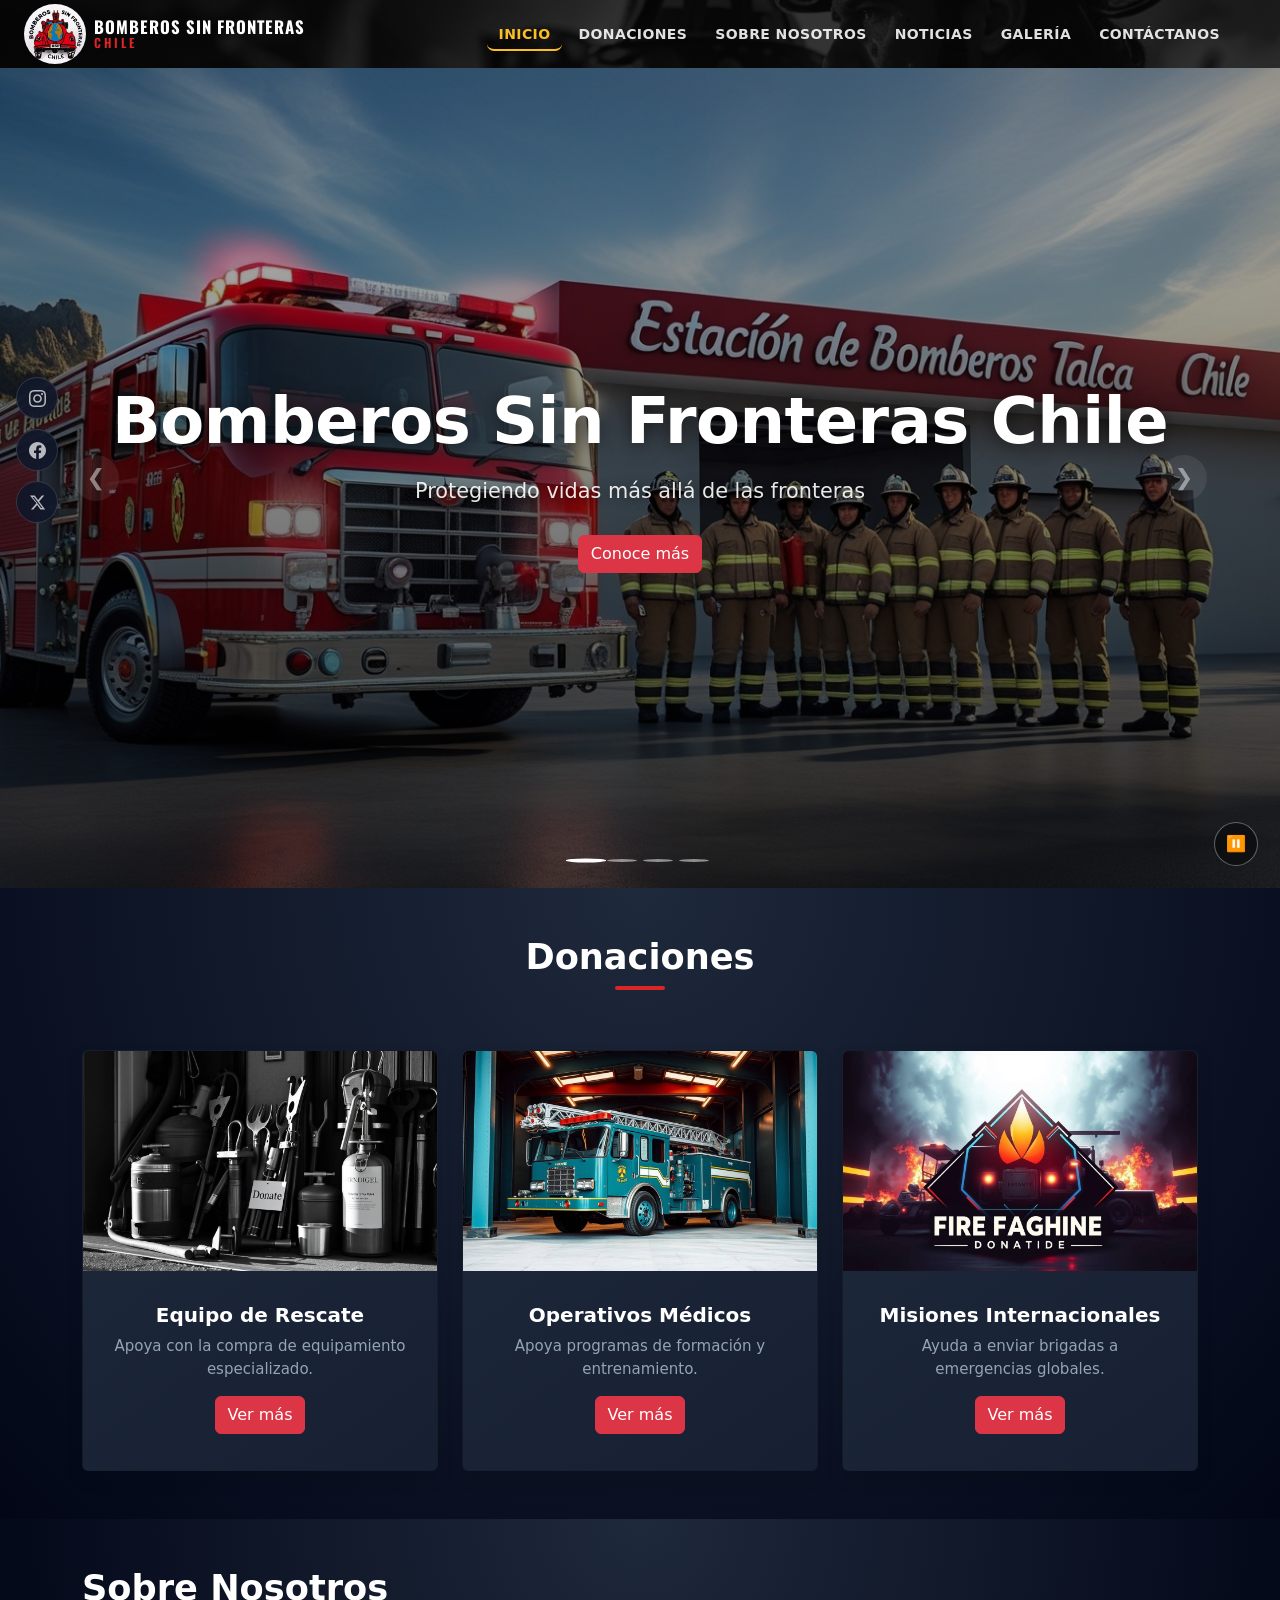
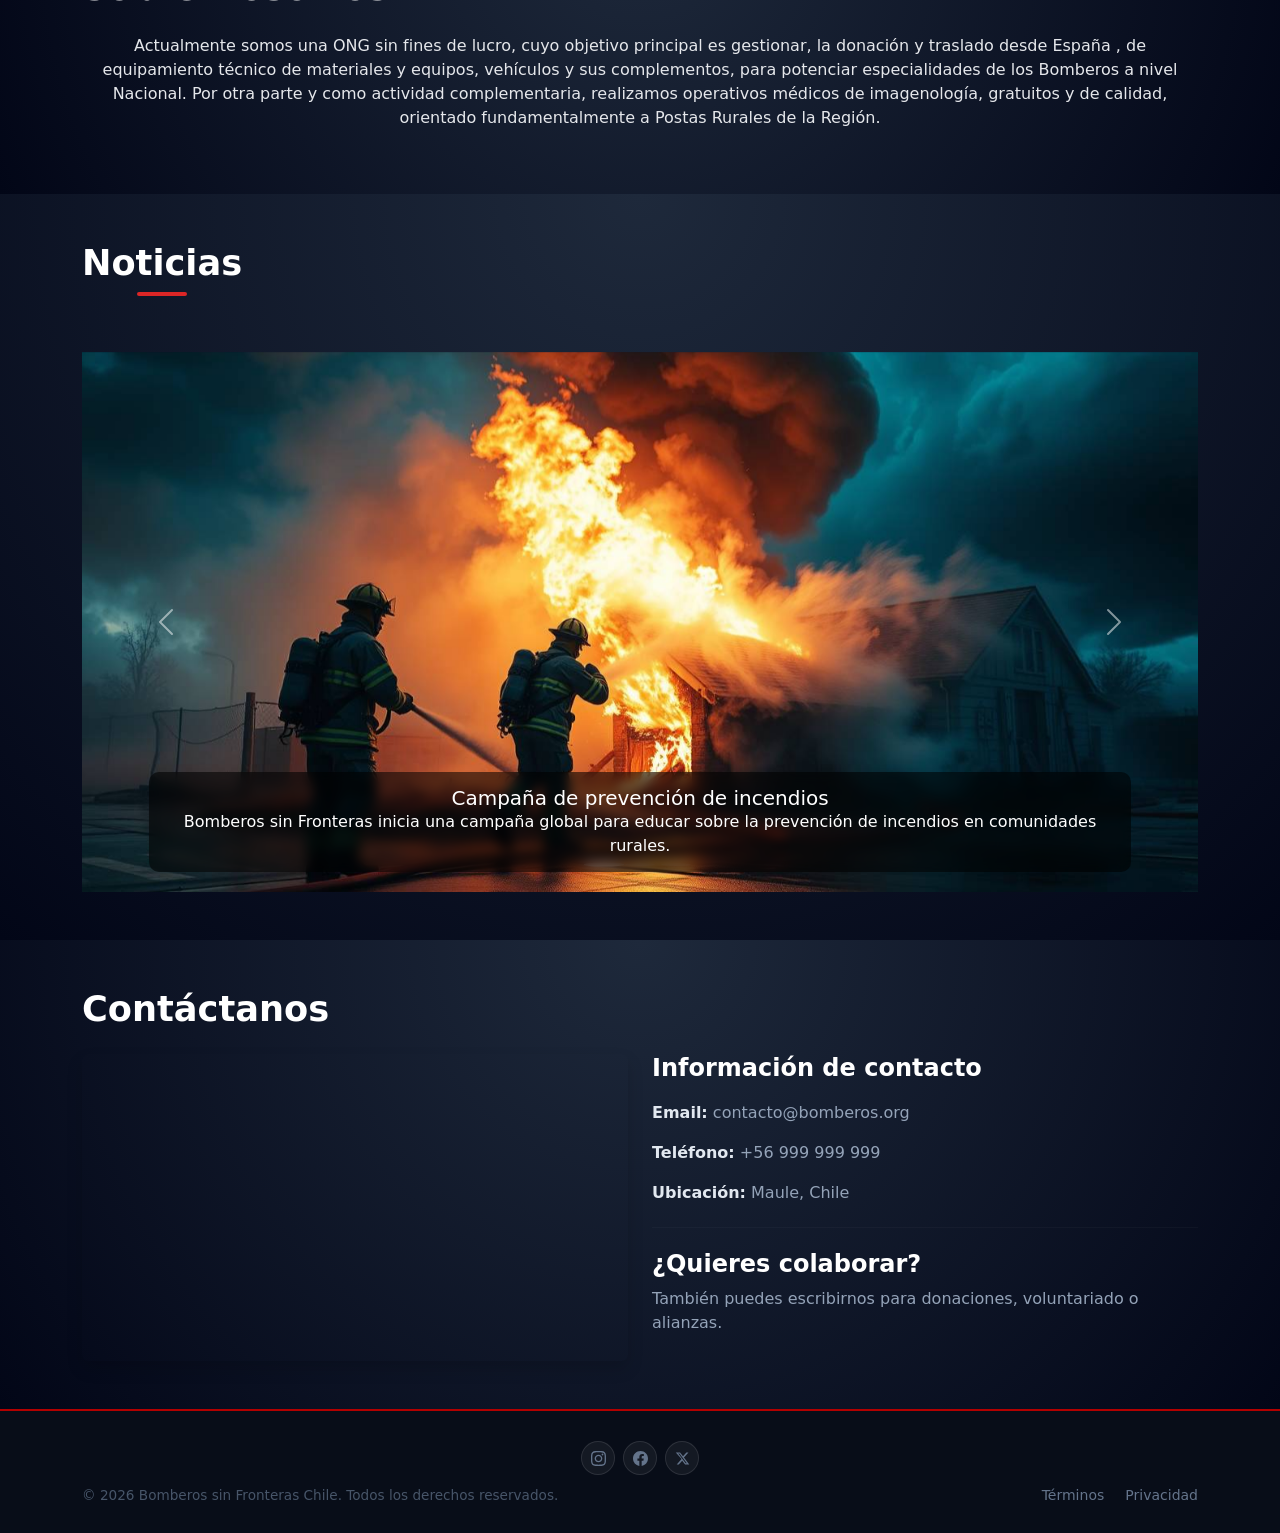
<file: index.html>
<!doctype html>
<html lang="es">
  <head>
    <meta charset="UTF-8" />
    <meta name="viewport" content="width=device-width, initial-scale=1.0" />
    <title>Bomberos sin Fronteras</title>
    <link rel="icon" href="./assets/img/logos/logo-bsf.jpg" />
    <link rel="stylesheet" href="./assets/css/style.css" />
    <link
      href="https://cdn.jsdelivr.net/npm/bootstrap@5.3.5/dist/css/bootstrap.min.css"
      rel="stylesheet"
      integrity="sha384-SgOJa3DmI69IUzQ2PVdRZhwQ+dy64/BUtbMJw1MZ8t5HZApcHrRKUc4W0kG879m7"
      crossorigin="anonymous"
    />
  </head>
  <body>

    <!-- NAVBAR -->
    <nav class="navbar-custom">
      <div class="container-navbar">
        <div class="brand">
          <img src="./assets/img/logos/logo-bsf.jpg" alt="Logo Bomberos sin Fronteras Chile" class="logo" />
          <div class="brand-name">
            <span class="line1">Bomberos sin Fronteras</span>
            <span class="line2">Chile</span>
          </div>
        </div>
        <button class="hamburger" id="hamburger" aria-label="Abrir menú" aria-expanded="false">
          <span></span>
          <span></span>
          <span></span>
        </button>
        <div class="menu-container" id="menuContainer">
          <ul class="menu">
            <li><a href="#" class="active">INICIO</a></li>
            <li><a href="donaciones.html">DONACIONES</a></li>
            <li><a href="nosotros.html">SOBRE NOSOTROS</a></li>
            <li><a href="noticias.html">NOTICIAS</a></li>
            <li><a href="galeria.html">GALERÍA</a></li>
            <li><a href="contacto.html">CONTÁCTANOS</a></li>
          </ul>
        </div>
      </div>
    </nav>

    <!-- HERO CAROUSEL -->
    <header>
      <div id="heroCarousel" class="carousel slide carousel-fade" data-bs-ride="carousel"
        data-bs-interval="5000" data-bs-pause="false">

        <div class="carousel-indicators">
          <button type="button" data-bs-target="#heroCarousel" data-bs-slide-to="0" class="active"></button>
          <button type="button" data-bs-target="#heroCarousel" data-bs-slide-to="1"></button>
          <button type="button" data-bs-target="#heroCarousel" data-bs-slide-to="2"></button>
          <button type="button" data-bs-target="#heroCarousel" data-bs-slide-to="3"></button>
        </div>

        <div class="carousel-inner">

          <!-- SLIDE 1 -->
          <div class="carousel-item active">
            <img src="./assets/img/Bg-estacion1.jpg" class="d-block w-100" alt="Estación de bomberos" loading="eager" />
            <div class="overlay"></div>
            <div class="carousel-caption">
              <h1>Bomberos Sin Fronteras Chile</h1>
              <p>Protegiendo vidas más allá de las fronteras</p>
              <a href="nosotros.html" class="btn btn-danger">Conoce más</a>
            </div>
          </div>

          <!-- SLIDE 2 -->
          <div class="carousel-item">
            <img src="./assets/img/donaciones1.png" class="d-block w-100" alt="Donaciones de equipos" loading="lazy" />
            <div class="overlay"></div>
            <div class="carousel-caption">
              <h1>Equipamos Héroes</h1>
              <p>Tu donación salva vidas</p>
              <a href="donaciones.html" class="btn btn-danger">Donar ahora</a>
            </div>
          </div>

          <!-- SLIDE 3 -->
          <div class="carousel-item">
            <img src="./assets/img/donaciones2.png" class="d-block w-100" alt="Impacto real" loading="lazy" />
            <div class="overlay"></div>
            <div class="carousel-caption">
              <h1>Impacto Real</h1>
              <p>Entregando ayuda donde más se necesita</p>
              <a href="donaciones.html" class="btn btn-danger">Ver donaciones</a>
            </div>
          </div>

          <!-- SLIDE 4 -->
          <div class="carousel-item">
            <img src="./assets/img/incendio4.png" class="d-block w-100" alt="Combatiendo incendios" loading="lazy" />
            <div class="overlay"></div>
            <div class="carousel-caption">
              <h1>Combatimos Incendios</h1>
              <p>Rescates en situaciones críticas</p>
              <a href="donaciones.html" class="btn btn-danger">Donar ahora</a>
            </div>
          </div>

        </div>

        <button class="carousel-control-prev" type="button" data-bs-target="#heroCarousel" data-bs-slide="prev">
          <span class="custom-arrow">&#10094;</span>
          <span class="visually-hidden">Anterior</span>
        </button>
        <button class="carousel-control-next" type="button" data-bs-target="#heroCarousel" data-bs-slide="next">
          <span class="custom-arrow">&#10095;</span>
          <span class="visually-hidden">Siguiente</span>
        </button>

        <!-- Botón Play / Pause -->
        <button class="carousel-playpause" id="carouselPlayPause" aria-label="Pausar presentación" title="Pausar">
          <span id="playPauseIcon" aria-hidden="true">⏸</span>
        </button>

      </div>
    </header>

    <main>

      <!-- SECCIÓN DONACIONES -->
      <section id="donaciones" class="py-5">
        <div class="container text-center">
          <h2 class="mb-4">Donaciones</h2>
          <div class="row justify-content-center g-4">

            <!-- Card 1 -->
            <div class="col-md-4">
              <div class="card donation-card h-100 shadow">
                <img src="./assets/img/Herramientas.jpg" class="card-img-top" alt="Equipo de Rescate" loading="lazy" />
                <div class="card-body">
                  <h5 class="card-title">Equipo de Rescate</h5>
                  <p class="card-text">Apoya con la compra de equipamiento especializado.</p>
                  <button class="btn btn-danger" data-bs-toggle="modal" data-bs-target="#donacion1Modal">
                    Ver más
                  </button>
                </div>
              </div>
            </div>

            <!-- Modal Card 1 -->
            <div class="modal fade" id="donacion1Modal" tabindex="-1" aria-hidden="true">
              <div class="modal-dialog modal-lg modal-dialog-centered">
                <div class="modal-content">
                  <div class="modal-header">
                    <h5 class="modal-title">Equipo de Rescate</h5>
                    <button type="button" class="btn-close btn-close-white" data-bs-dismiss="modal"></button>
                  </div>
                  <div class="modal-body">
                    <img src="./assets/img/Herramientas.jpg" class="img-fluid" alt="Equipo de Rescate" loading="lazy" />
                    <p>Tu donación permitirá adquirir herramientas y equipos esenciales para operaciones de rescate en incendios y desastres naturales.</p>
                  </div>
                </div>
              </div>
            </div>

            <!-- Card 2 -->
            <div class="col-md-4">
              <div class="card donation-card h-100 shadow">
                <img src="./assets/img/img-camion.jpg" class="card-img-top" alt="Capacitación" loading="lazy" />
                <div class="card-body">
                  <h5 class="card-title">Operativos Médicos</h5>
                  <p class="card-text">Apoya programas de formación y entrenamiento.</p>
                  <button class="btn btn-danger" data-bs-toggle="modal" data-bs-target="#donacion2Modal">
                    Ver más
                  </button>
                </div>
              </div>
            </div>

            <!-- Modal Card 2 -->
            <div class="modal fade" id="donacion2Modal" tabindex="-1" aria-hidden="true">
              <div class="modal-dialog modal-lg modal-dialog-centered">
                <div class="modal-content">
                  <div class="modal-header">
                    <h5 class="modal-title">Operativos Médicos</h5>
                    <button type="button" class="btn-close btn-close-white" data-bs-dismiss="modal"></button>
                  </div>
                  <div class="modal-body">
                    <img src="./assets/img/img-camion.jpg" class="img-fluid" alt="Capacitación" loading="lazy" />
                    <p>Con tu aporte, más voluntarios podrán recibir capacitación en primeros auxilios, rescate urbano y control de incendios.</p>
                  </div>
                </div>
              </div>
            </div>

            <!-- Card 3 -->
            <div class="col-md-4">
              <div class="card donation-card h-100 shadow">
                <img src="./assets/img/img-donacion.jpg" class="card-img-top" alt="Misiones Internacionales" loading="lazy" />
                <div class="card-body">
                  <h5 class="card-title">Misiones Internacionales</h5>
                  <p class="card-text">Ayuda a enviar brigadas a emergencias globales.</p>
                  <button class="btn btn-danger" data-bs-toggle="modal" data-bs-target="#donacion3Modal">
                    Ver más
                  </button>
                </div>
              </div>
            </div>

            <!-- Modal Card 3 -->
            <div class="modal fade" id="donacion3Modal" tabindex="-1" aria-hidden="true">
              <div class="modal-dialog modal-lg modal-dialog-centered">
                <div class="modal-content">
                  <div class="modal-header">
                    <h5 class="modal-title">Misiones Internacionales</h5>
                    <button type="button" class="btn-close btn-close-white" data-bs-dismiss="modal"></button>
                  </div>
                  <div class="modal-body">
                    <img src="./assets/img/img-donacion.jpg" class="img-fluid" alt="Misiones Internacionales" loading="lazy" />
                    <p>Tu donación permitirá que equipos de Bomberos sin Fronteras viajen a países afectados por desastres naturales para salvar vidas.</p>
                  </div>
                </div>
              </div>
            </div>

          </div>
        </div>
      </section>

      <!-- SECCIÓN SOBRE NOSOTROS -->
      <section id="sobre-nosotros" class="py-5">
        <div class="container">
          <h2 class="text-center mb-4">Sobre Nosotros</h2>
          <p class="text-center">
            Actualmente  somos una ONG  sin fines de lucro, cuyo objetivo principal es gestionar, la donación y traslado desde España , de equipamiento técnico de  materiales y equipos,  vehículos y sus complementos, para potenciar especialidades de los Bomberos a nivel Nacional.
            Por otra parte y como actividad  complementaria,   realizamos operativos médicos de imagenología, gratuitos y de calidad,  orientado fundamentalmente a  Postas Rurales de la Región.
          </p>
        </div>
      </section>

      <!-- SECCIÓN NOTICIAS (Carrusel) -->
      <section id="noticias" class="py-5">
        <div class="container">
          <h2 class="text-center mb-4">Noticias</h2>
          <div id="carouselNoticias" class="carousel slide">
            <div class="carousel-indicators">
              <button type="button" data-bs-target="#carouselNoticias" data-bs-slide-to="0" class="active" aria-current="true"></button>
              <button type="button" data-bs-target="#carouselNoticias" data-bs-slide-to="1"></button>
              <button type="button" data-bs-target="#carouselNoticias" data-bs-slide-to="2"></button>
            </div>
            <div class="carousel-inner">
              <div class="carousel-item active">
                <img src="./assets/img/Incendio1.jpg" class="d-block w-100" alt="Noticia 1" loading="lazy" />
                <div class="carousel-caption">
                  <h5>Campaña de prevención de incendios</h5>
                  <p>Bomberos sin Fronteras inicia una campaña global para educar sobre la prevención de incendios en comunidades rurales.</p>
                </div>
              </div>
              <div class="carousel-item">
                <img src="./assets/img/Incendio2.jpg" class="d-block w-100" alt="Noticia 2" loading="lazy" />
                <div class="carousel-caption">
                  <h5>Misiones de ayuda internacional</h5>
                  <p>Voluntarios viajaron a apoyar en desastres naturales en América Latina.</p>
                </div>
              </div>
              <div class="carousel-item">
                <img src="./assets/img/Incendio3.jpg" class="d-block w-100" alt="Noticia 3" loading="lazy" />
                <div class="carousel-caption">
                  <h5>Entrenamiento de brigadas locales</h5>
                  <p>Se realizaron capacitaciones en primeros auxilios y rescate urbano.</p>
                </div>
              </div>
            </div>
            <button class="carousel-control-prev" type="button" data-bs-target="#carouselNoticias" data-bs-slide="prev">
              <span class="carousel-control-prev-icon" aria-hidden="true"></span>
              <span class="visually-hidden">Anterior</span>
            </button>
            <button class="carousel-control-next" type="button" data-bs-target="#carouselNoticias" data-bs-slide="next">
              <span class="carousel-control-next-icon" aria-hidden="true"></span>
              <span class="visually-hidden">Siguiente</span>
            </button>
          </div>
        </div>
      </section>

      <!-- SECCIÓN CONTACTO -->
      <section id="contacto" class="py-5">
        <div class="container">
          <h2 class="text-center mb-4">Contáctanos</h2>
          <div class="row g-4 align-items-stretch">

            <!-- Mapa -->
            <div class="col-12 col-md-6">
              <div class="ratio ratio-16x9 rounded overflow-hidden shadow">
                <iframe
                  src="https://www.google.com/maps/embed?pb=!1m18!1m12!1m3!1d3250.835382776742!2d-71.64553443975913!3d-35.43410769813613!2m3!1f0!2f0!3f0!3m2!1i1024!2i768!4f13.1!3m3!1m2!1s0x9665c77af9c9043b%3A0x3d93d772db54f33b!2sGeoseg%20Extintores!5e0!3m2!1ses-419!2scl!4v1772467738700!5m2!1ses-419!2scl"
                  allowfullscreen=""
                  loading="lazy"
                  referrerpolicy="no-referrer-when-downgrade"
                  style="border: 0">
                </iframe>
              </div>
            </div>

            <!-- Información de contacto -->
            <div class="col-md-6 contact-info">
              <h3>Información de contacto</h3>
              <p><strong>Email:</strong> contacto@bomberos.org</p>
              <p><strong>Teléfono:</strong> +56 999 999 999</p>
              <p><strong>Ubicación:</strong> Maule, Chile</p>
              <hr />
              <h4>¿Quieres colaborar?</h4>
              <p>También puedes escribirnos para donaciones, voluntariado o alianzas.</p>
            </div>

          </div>
        </div>
      </section>

    </main>

    <!-- FOOTER -->
    <footer class="footer-copyright">
      <div class="container py-2">
        <div class="row align-items-center g-2">
          <div class="col-12 col-md-6 text-center text-md-start">
            <small>© <span id="year"></span> Bomberos sin Fronteras Chile. Todos los derechos reservados.</small>
          </div>
          <div class="col-12 col-md-6 text-center text-md-end">
            <a href="#" class="footer-link me-3" data-bs-toggle="modal" data-bs-target="#modalTerminos">Términos</a>
            <a href="#" class="footer-link" data-bs-toggle="modal" data-bs-target="#modalPrivacidad">Privacidad</a>
          </div>
        </div>
      </div>
    </footer>

    <!-- MODAL TÉRMINOS -->
    <div class="modal fade" id="modalTerminos" tabindex="-1" aria-hidden="true">
      <div class="modal-dialog modal-lg modal-dialog-centered modal-dialog-scrollable">
        <div class="modal-content">
          <div class="modal-header">
            <h5 class="modal-title">Términos y Condiciones</h5>
            <button type="button" class="btn-close btn-close-white" data-bs-dismiss="modal"></button>
          </div>
          <div class="modal-body">
            <p>El uso de este sitio web implica la aceptación de los presentes Términos y Condiciones. Bomberos sin Fronteras se reserva el derecho de modificar el contenido del sitio en cualquier momento.</p>
            <p>La información publicada tiene fines informativos y no constituye asesoramiento legal o profesional. El uso indebido del contenido es responsabilidad exclusiva del usuario.</p>
            <p>Todo el contenido gráfico y textual es propiedad de Bomberos sin Fronteras, salvo que se indique lo contrario.</p>
          </div>
          <div class="modal-footer">
            <button class="btn btn-secondary" data-bs-dismiss="modal">Cerrar</button>
          </div>
        </div>
      </div>
    </div>

    <!-- MODAL PRIVACIDAD -->
    <div class="modal fade" id="modalPrivacidad" tabindex="-1" aria-hidden="true">
      <div class="modal-dialog modal-lg modal-dialog-centered modal-dialog-scrollable">
        <div class="modal-content">
          <div class="modal-header">
            <h5 class="modal-title">Política de Privacidad</h5>
            <button type="button" class="btn-close btn-close-white" data-bs-dismiss="modal"></button>
          </div>
          <div class="modal-body">
            <p>Bomberos sin Fronteras respeta la privacidad de los usuarios. Los datos enviados a través del formulario de contacto serán utilizados únicamente para responder a consultas.</p>
            <p>No compartimos información personal con terceros, salvo obligación legal. Implementamos medidas razonables para proteger los datos proporcionados.</p>
            <p>Al enviar el formulario, el usuario acepta esta Política de Privacidad.</p>
          </div>
          <div class="modal-footer">
            <button class="btn btn-secondary" data-bs-dismiss="modal">Cerrar</button>
          </div>
        </div>
      </div>
    </div>

    <!-- TOAST -->
    <div class="position-fixed bottom-0 end-0 p-3" style="z-index: 9999">
      <div id="formToast" class="toast align-items-center text-white bg-success border-0">
        <div class="d-flex">
          <div class="toast-body" id="toastMessage">Mensaje enviado correctamente.</div>
          <button type="button" class="btn-close btn-close-white me-2 m-auto" data-bs-dismiss="toast"></button>
        </div>
      </div>
    </div>

    <script src="https://cdn.jsdelivr.net/npm/bootstrap@5.3.5/dist/js/bootstrap.bundle.min.js"></script>
    <script src="./assets/js/script.js"></script>

  </body>
</html>
</file>
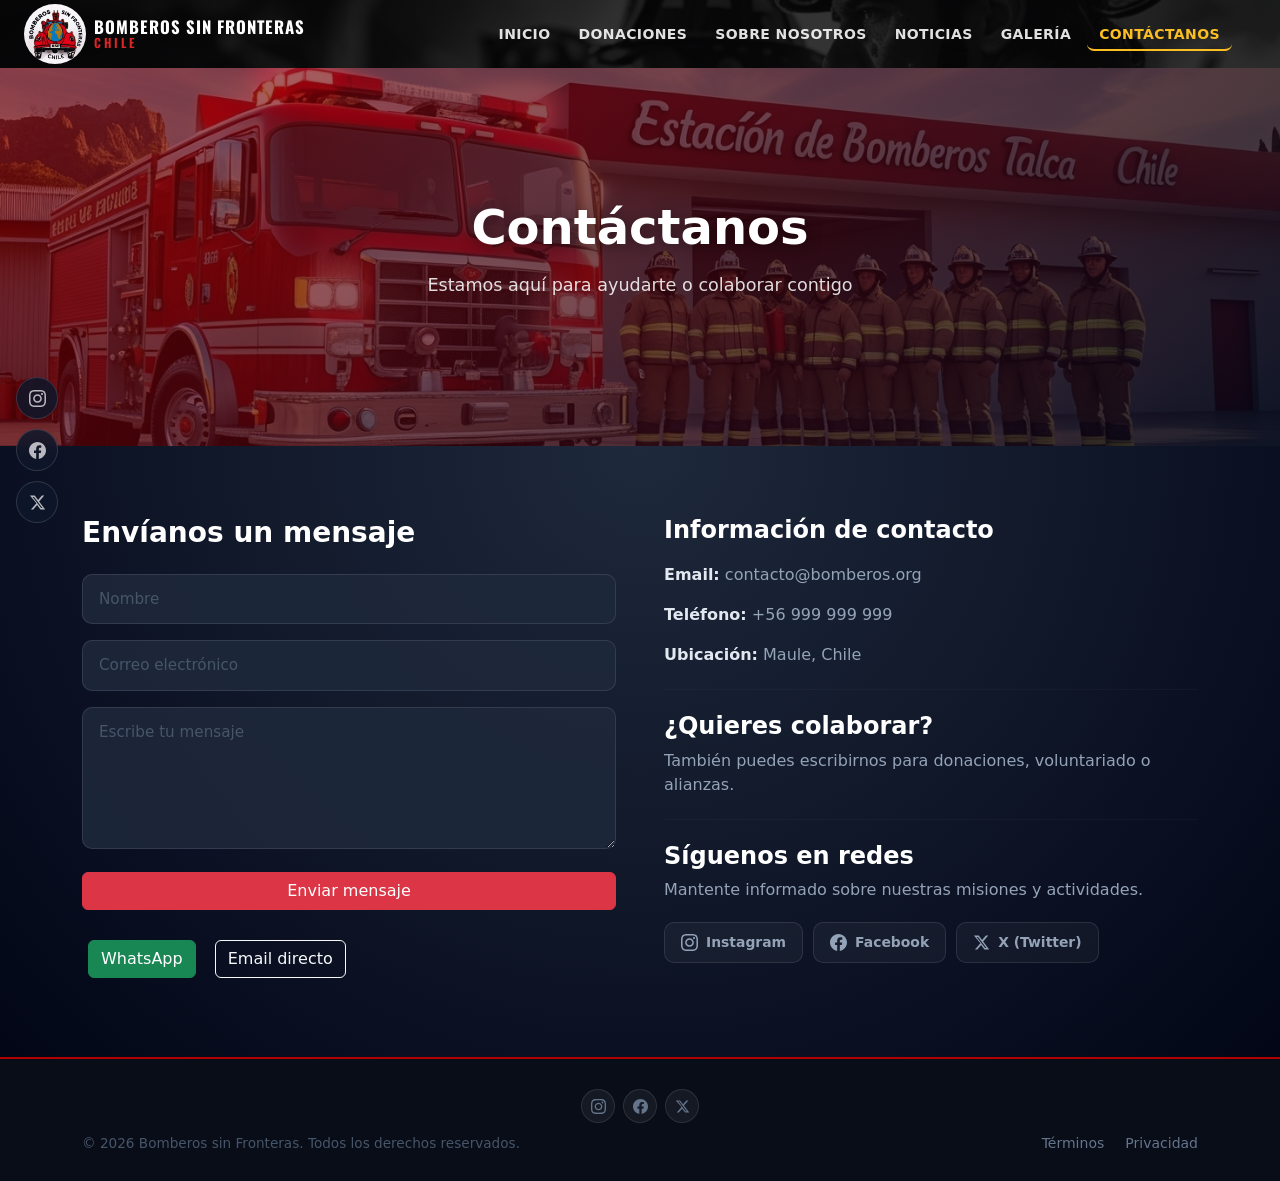
<file: contacto.html>
<!doctype html>
<html lang="es">
  <head>
    <meta charset="UTF-8" />
    <meta name="viewport" content="width=device-width, initial-scale=1.0" />
    <title>Contáctanos — Bomberos sin Fronteras</title>
    <link rel="icon" href="./assets/img/logos/logo-bsf.jpg  " />
    <link rel="stylesheet" href="./assets/css/style.css" />
    <link
      href="https://cdn.jsdelivr.net/npm/bootstrap@5.3.5/dist/css/bootstrap.min.css"
      rel="stylesheet"
      integrity="sha384-SgOJa3DmI69IUzQ2PVdRZhwQ+dy64/BUtbMJw1MZ8t5HZApcHrRKUc4W0kG879m7"
      crossorigin="anonymous"
    />
  </head>
  <body>

    <!-- NAVBAR -->
    <nav class="navbar-custom">
      <div class="container-navbar">
        <div class="brand">
          <img src="./assets/img/logos/logo-bsf.jpg" alt="Logo Bomberos sin Fronteras Chile" class="logo" />
          <div class="brand-name">
            <span class="line1">Bomberos sin Fronteras</span>
            <span class="line2">Chile</span>
          </div>
        </div>
        <button class="hamburger" id="hamburger" aria-label="Abrir menú" aria-expanded="false">
          <span></span>
          <span></span>
          <span></span>
        </button>
        <div class="menu-container" id="menuContainer">
          <ul class="menu">
            <li><a href="index.html">INICIO</a></li>
            <li><a href="donaciones.html">DONACIONES</a></li>
            <li><a href="nosotros.html">SOBRE NOSOTROS</a></li>
            <li><a href="noticias.html">NOTICIAS</a></li>
            <li><a href="galeria.html">GALERÍA</a></li>
            <li><a href="#" class="active">CONTÁCTANOS</a></li>
          </ul>
        </div>
      </div>
    </nav>

    <!-- HERO -->
    <section class="hero-small">
      <div class="overlay"></div>
      <div class="hero-content">
        <h1>Contáctanos</h1>
        <p>Estamos aquí para ayudarte o colaborar contigo</p>
      </div>
    </section>

    <!-- CONTACTO -->
    <section class="contact-section">
      <div class="container">
        <div class="row g-5">

          <!-- FORMULARIO -->
          <div class="col-md-6">
            <h3 style="color: white; font-weight: 700; margin-bottom: 24px;">Envíanos un mensaje</h3>
            <form class="contact-form" id="contactForm" action="https://formspree.io/f/xaqkyopq" method="POST" novalidate>
              <input type="text" name="nombre" placeholder="Nombre" required />
              <input type="email" name="email" placeholder="Correo electrónico" required />
              <textarea name="mensaje" placeholder="Escribe tu mensaje" rows="5" required></textarea>
              <button type="submit" class="btn btn-danger" id="submitBtn">
                Enviar mensaje
              </button>
            </form>

            <div class="quick-contact mt-4">
              <!-- FIX: prefijo corregido +56 (Chile) -->
              <a href="https://wa.me/56999999999" class="btn btn-success me-2" target="_blank" rel="noopener">
                WhatsApp
              </a>
              <a href="mailto:contacto@bomberos.org" class="btn btn-outline-light">
                Email directo
              </a>
            </div>
          </div>

          <!-- INFO + MAPA -->
          <div class="col-md-6">
            <div class="contact-info mb-4">
              <h3>Información de contacto</h3>
              <p><strong>Email:</strong> contacto@bomberos.org</p>
              <p><strong>Teléfono:</strong> +56 999 999 999</p>
              <p><strong>Ubicación:</strong> Maule, Chile</p>
              <hr />
              <h4>¿Quieres colaborar?</h4>
              <p>También puedes escribirnos para donaciones, voluntariado o alianzas.</p>
              <hr />
              <h4>Síguenos en redes</h4>
              <p>Mantente informado sobre nuestras misiones y actividades.</p>
              <div class="social-contact">
                <a href="https://www.instagram.com/bomberosSF/" class="social-contact-link" target="_blank" rel="noopener noreferrer">
                  <svg viewBox="0 0 24 24" fill="currentColor" aria-hidden="true" style="width:17px;height:17px;"><path d="M12 2.163c3.204 0 3.584.012 4.85.07 3.252.148 4.771 1.691 4.919 4.919.058 1.265.069 1.645.069 4.849 0 3.205-.012 3.584-.069 4.849-.149 3.225-1.664 4.771-4.919 4.919-1.266.058-1.644.07-4.85.07-3.204 0-3.584-.012-4.849-.07-3.26-.149-4.771-1.699-4.919-4.92-.058-1.265-.07-1.644-.07-4.849 0-3.204.013-3.583.07-4.849.149-3.227 1.664-4.771 4.919-4.919 1.266-.057 1.645-.069 4.849-.069zm0-2.163c-3.259 0-3.667.014-4.947.072-4.358.2-6.78 2.618-6.98 6.98-.059 1.281-.073 1.689-.073 4.948 0 3.259.014 3.668.072 4.948.2 4.358 2.618 6.78 6.98 6.98 1.281.058 1.689.072 4.948.072 3.259 0 3.668-.014 4.948-.072 4.354-.2 6.782-2.618 6.979-6.98.059-1.28.073-1.689.073-4.948 0-3.259-.014-3.667-.072-4.947-.196-4.354-2.617-6.78-6.979-6.98-1.281-.059-1.69-.073-4.949-.073zm0 5.838c-3.403 0-6.162 2.759-6.162 6.162s2.759 6.163 6.162 6.163 6.162-2.759 6.162-6.163c0-3.403-2.759-6.162-6.162-6.162zm0 10.162c-2.209 0-4-1.79-4-4 0-2.209 1.791-4 4-4s4 1.791 4 4c0 2.21-1.791 4-4 4zm6.406-11.845c-.796 0-1.441.645-1.441 1.44s.645 1.44 1.441 1.44c.795 0 1.439-.645 1.439-1.44s-.644-1.44-1.439-1.44z"/></svg>
                  Instagram
                </a>
                <a href="https://www.facebook.com/bomberosSF/" class="social-contact-link" target="_blank" rel="noopener noreferrer">
                  <svg viewBox="0 0 24 24" fill="currentColor" aria-hidden="true" style="width:17px;height:17px;"><path d="M24 12.073c0-6.627-5.373-12-12-12s-12 5.373-12 12c0 5.99 4.388 10.954 10.125 11.854v-8.385H7.078v-3.47h3.047V9.43c0-3.007 1.792-4.669 4.533-4.669 1.312 0 2.686.235 2.686.235v2.953H15.83c-1.491 0-1.956.925-1.956 1.874v2.25h3.328l-.532 3.47h-2.796v8.385C19.612 23.027 24 18.062 24 12.073z"/></svg>
                  Facebook
                </a>
                <a href="https://x.com/bomberosSF" class="social-contact-link" target="_blank" rel="noopener noreferrer">
                  <svg viewBox="0 0 24 24" fill="currentColor" aria-hidden="true" style="width:17px;height:17px;"><path d="M18.244 2.25h3.308l-7.227 8.26 8.502 11.24H16.17l-4.714-6.231-5.401 6.231H2.746l7.73-8.835L1.254 2.25H8.08l4.713 6.231zm-1.161 17.52h1.833L7.084 4.126H5.117z"/></svg>
                  X (Twitter)
                </a>
              </div>
            </div>
          </div>

        </div>
      </div>
    </section>

    <!-- FOOTER -->
    <footer class="footer-copyright">
      <div class="container py-2">
        <div class="row align-items-center g-2">
          <div class="col-12 col-md-6 text-center text-md-start">
            <small>© <span id="year"></span> Bomberos sin Fronteras. Todos los derechos reservados.</small>
          </div>
          <div class="col-12 col-md-6 text-center text-md-end">
            <a href="#" class="footer-link me-3" data-bs-toggle="modal" data-bs-target="#modalTerminos">Términos</a>
            <a href="#" class="footer-link" data-bs-toggle="modal" data-bs-target="#modalPrivacidad">Privacidad</a>
          </div>
        </div>
      </div>
    </footer>

    <!-- MODAL TÉRMINOS -->
    <div class="modal fade" id="modalTerminos" tabindex="-1" aria-hidden="true">
      <div class="modal-dialog modal-lg modal-dialog-centered modal-dialog-scrollable">
        <div class="modal-content">
          <div class="modal-header">
            <h5 class="modal-title">Términos y Condiciones</h5>
            <button type="button" class="btn-close btn-close-white" data-bs-dismiss="modal"></button>
          </div>
          <div class="modal-body">
            <p>El uso de este sitio web implica la aceptación de los presentes Términos y Condiciones. Bomberos sin Fronteras se reserva el derecho de modificar el contenido del sitio en cualquier momento.</p>
            <p>La información publicada tiene fines informativos y no constituye asesoramiento legal o profesional. El uso indebido del contenido es responsabilidad exclusiva del usuario.</p>
            <p>Todo el contenido gráfico y textual es propiedad de Bomberos sin Fronteras, salvo que se indique lo contrario.</p>
          </div>
          <div class="modal-footer">
            <button class="btn btn-secondary" data-bs-dismiss="modal">Cerrar</button>
          </div>
        </div>
      </div>
    </div>

    <!-- MODAL PRIVACIDAD -->
    <div class="modal fade" id="modalPrivacidad" tabindex="-1" aria-hidden="true">
      <div class="modal-dialog modal-lg modal-dialog-centered modal-dialog-scrollable">
        <div class="modal-content">
          <div class="modal-header">
            <h5 class="modal-title">Política de Privacidad</h5>
            <button type="button" class="btn-close btn-close-white" data-bs-dismiss="modal"></button>
          </div>
          <div class="modal-body">
            <p>Bomberos sin Fronteras respeta la privacidad de los usuarios. Los datos enviados a través del formulario de contacto serán utilizados únicamente para responder a consultas.</p>
            <p>No compartimos información personal con terceros, salvo obligación legal. Implementamos medidas razonables para proteger los datos proporcionados.</p>
            <p>Al enviar el formulario, el usuario acepta esta Política de Privacidad.</p>
          </div>
          <div class="modal-footer">
            <button class="btn btn-secondary" data-bs-dismiss="modal">Cerrar</button>
          </div>
        </div>
      </div>
    </div>

    <!-- TOAST -->
    <div class="position-fixed bottom-0 end-0 p-3" style="z-index: 9999">
      <div id="formToast" class="toast align-items-center text-white border-0">
        <div class="d-flex">
          <div class="toast-body" id="toastMessage">Mensaje enviado correctamente.</div>
          <button type="button" class="btn-close btn-close-white me-2 m-auto" data-bs-dismiss="toast"></button>
        </div>
      </div>
    </div>

    <script src="https://cdn.jsdelivr.net/npm/bootstrap@5.3.5/dist/js/bootstrap.bundle.min.js"></script>
    <script src="./assets/js/script.js"></script>

    <script>
      (() => {
        const form = document.getElementById('contactForm');
        const submitBtn = document.getElementById('submitBtn');
        const toastEl = document.getElementById('formToast');
        const toastMsg = document.getElementById('toastMessage');
        const toast = new bootstrap.Toast(toastEl);

        form.addEventListener('submit', async function (e) {
          e.preventDefault();
          if (!form.checkValidity()) {
            form.classList.add('was-validated');
            return;
          }

          submitBtn.disabled = true;
          submitBtn.textContent = 'Enviando...';

          try {
            const res = await fetch(form.action || '#', {
              method: 'POST',
              body: new FormData(form),
              headers: { Accept: 'application/json' },
            });

            toastEl.classList.toggle('bg-success', res.ok);
            toastEl.classList.toggle('bg-danger', !res.ok);
            toastMsg.textContent = res.ok
              ? 'Mensaje enviado correctamente ✓'
              : 'Error al enviar el mensaje. Inténtalo de nuevo.';

            if (res.ok) {
              form.reset();
              form.classList.remove('was-validated');
            }
          } catch {
            toastEl.classList.remove('bg-success');
            toastEl.classList.add('bg-danger');
            toastMsg.textContent = 'Error de conexión. Inténtalo de nuevo.';
          }

          toast.show();
          submitBtn.disabled = false;
          submitBtn.textContent = 'Enviar mensaje';
        });
      })();
    </script>

  </body>
</html>
</file>
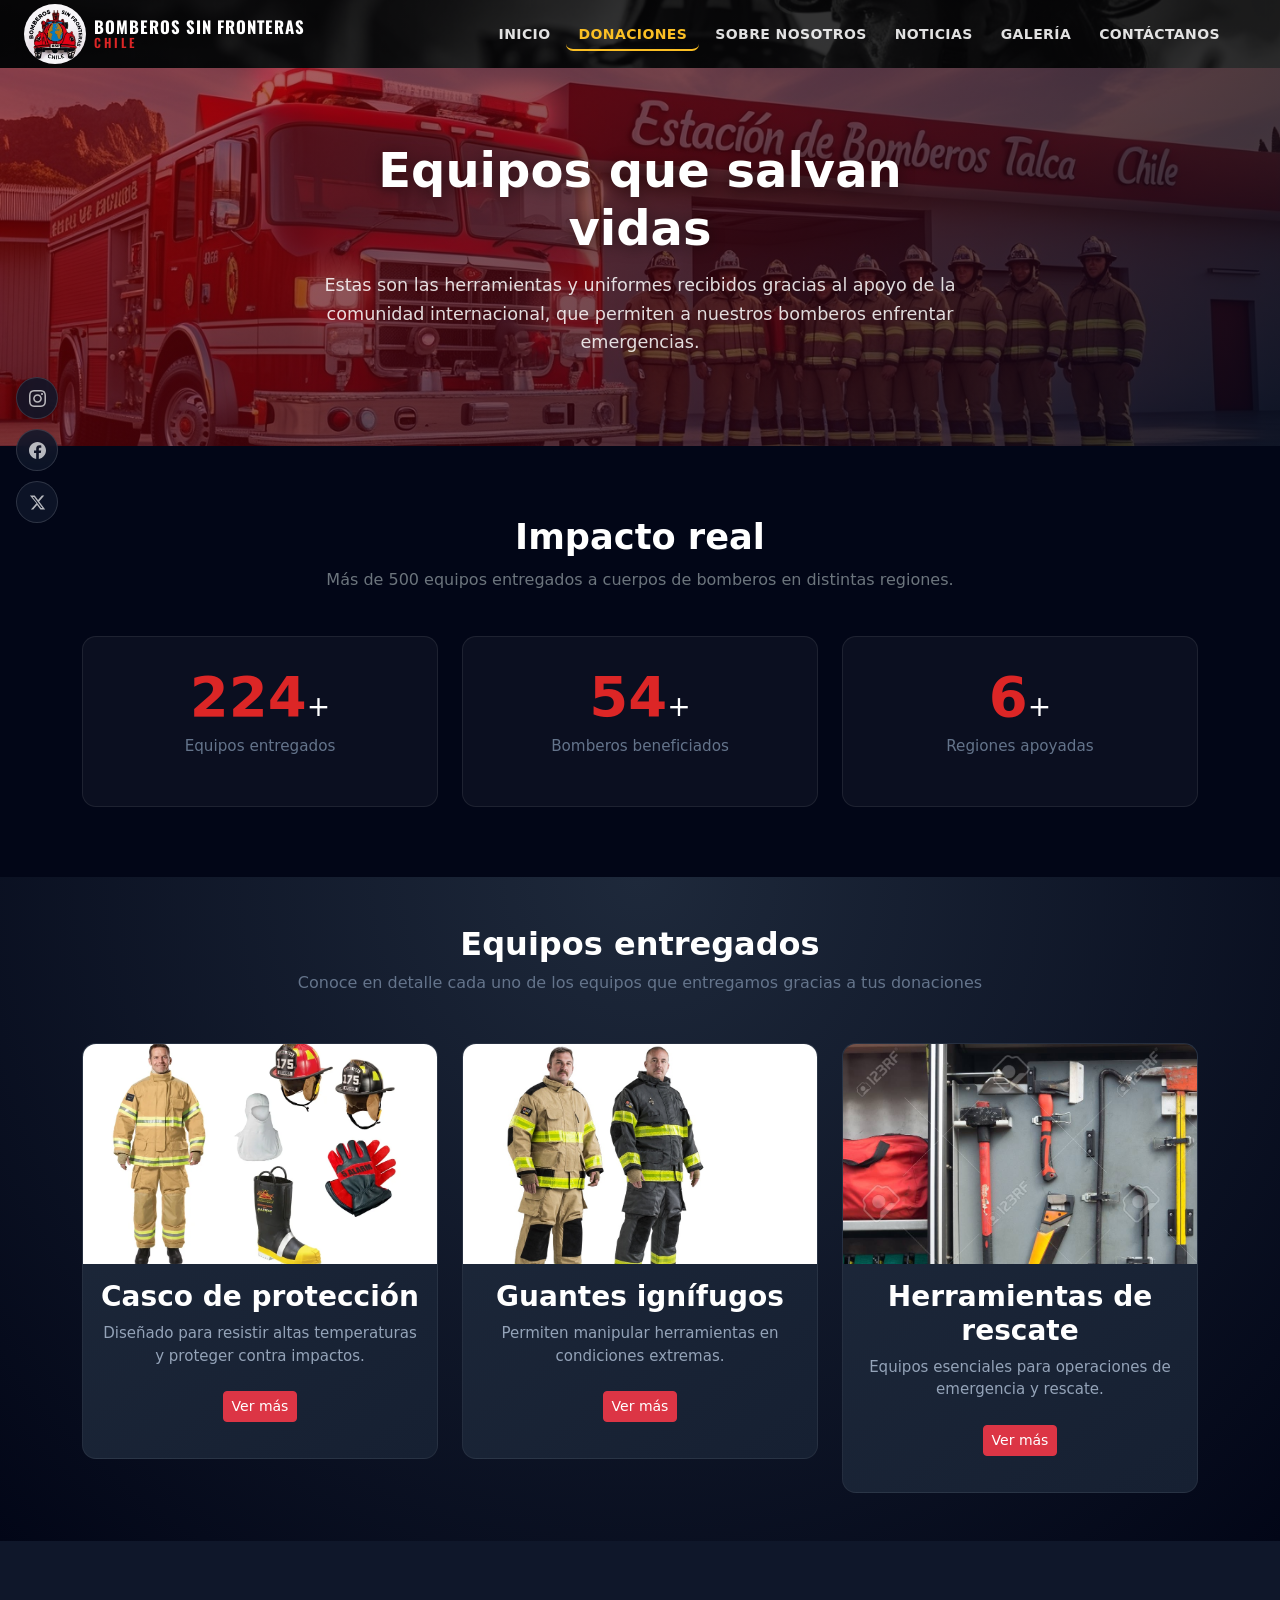
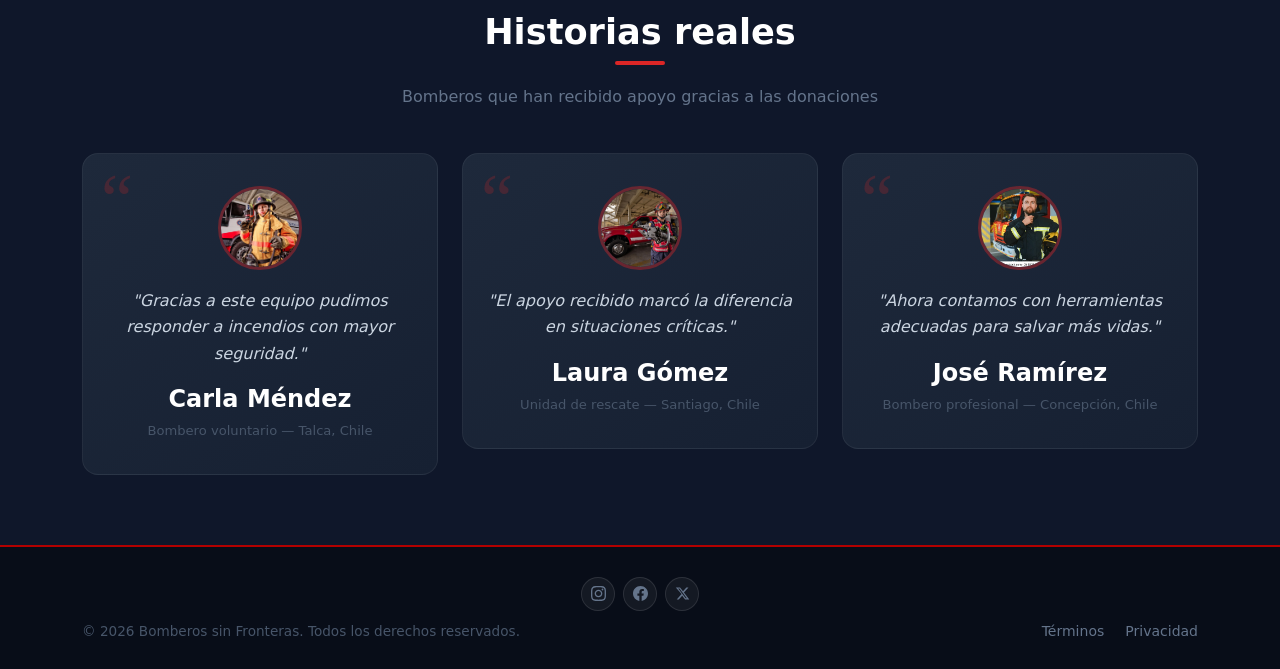
<file: donaciones.html>
<!doctype html>
<html lang="es">
  <head>
    <meta charset="UTF-8" />
    <meta name="viewport" content="width=device-width, initial-scale=1.0" />
    <title>Donaciones — Bomberos sin Fronteras</title>
    <link rel="icon" href="./assets/img/logos/logo-bsf.jpg" />
    <link rel="stylesheet" href="./assets/css/style.css" />
    <link
      href="https://cdn.jsdelivr.net/npm/bootstrap@5.3.5/dist/css/bootstrap.min.css"
      rel="stylesheet"
      integrity="sha384-SgOJa3DmI69IUzQ2PVdRZhwQ+dy64/BUtbMJw1MZ8t5HZApcHrRKUc4W0kG879m7"
      crossorigin="anonymous"
    />
  </head>
  <body>

    <!-- NAVBAR -->
    <nav class="navbar-custom">
      <div class="container-navbar">
        <div class="brand">
          <img src="./assets/img/logos/logo-bsf.jpg" alt="Logo Bomberos sin Fronteras Chile" class="logo" />
          <div class="brand-name">
            <span class="line1">Bomberos sin Fronteras</span>
            <span class="line2">Chile</span>
          </div>
        </div>
        <button class="hamburger" id="hamburger" aria-label="Abrir menú" aria-expanded="false">
          <span></span>
          <span></span>
          <span></span>
        </button>
        <div class="menu-container" id="menuContainer">
          <ul class="menu">
            <li><a href="index.html">INICIO</a></li>
            <li><a href="#" class="active">DONACIONES</a></li>
            <li><a href="nosotros.html">SOBRE NOSOTROS</a></li>
            <li><a href="noticias.html">NOTICIAS</a></li>
            <li><a href="galeria.html">GALERÍA</a></li>
            <li><a href="contacto.html">CONTÁCTANOS</a></li>
          </ul>
        </div>
      </div>
    </nav>

    <!-- HERO -->
    <section class="hero-small">
      <div class="overlay"></div>
      <div class="hero-content">
        <h1>Equipos que salvan vidas</h1>
        <p>
          Estas son las herramientas y uniformes recibidos gracias al apoyo de
          la comunidad internacional, que permiten a nuestros bomberos enfrentar emergencias.
        </p>
      </div>
    </section>

    <!-- IMPACTO -->
    <section class="impact-section">
      <div class="container text-center">
        <h2>Impacto real</h2>
        <p class="text-secondary mb-4">Más de 500 equipos entregados a cuerpos de bomberos en distintas regiones.</p>
        <div class="row justify-content-center">
          <div class="col-md-4">
            <div class="counter-box">
              <h3><span class="counter" data-target="500">0</span>+</h3>
              <p>Equipos entregados</p>
            </div>
          </div>
          <div class="col-md-4">
            <div class="counter-box">
              <h3><span class="counter" data-target="120">0</span>+</h3>
              <p>Bomberos beneficiados</p>
            </div>
          </div>
          <div class="col-md-4">
            <div class="counter-box">
              <h3><span class="counter" data-target="15">0</span>+</h3>
              <p>Regiones apoyadas</p>
            </div>
          </div>
        </div>
      </div>
    </section>

    <!-- EQUIPOS DONADOS -->
    <section class="donations-section py-5">
      <div class="container">
        <div class="text-center mb-5">
          <h2 style="font-size:2rem; font-weight:800; color:#fff;">Equipos entregados</h2>
          <p style="color:#64748b;">Conoce en detalle cada uno de los equipos que entregamos gracias a tus donaciones</p>
        </div>
        <div class="row g-4 justify-content-center">

          <!-- CARD 1 -->
          <div class="col-md-4">
            <div class="donation-card2 reveal" style="cursor:pointer;" data-bs-toggle="modal" data-bs-target="#modalCasco">
              <img src="./assets/img/equipos.webp" alt="Casco de bombero" loading="lazy" />
              <h3>Casco de protección</h3>
              <p>Diseñado para resistir altas temperaturas y proteger contra impactos.</p>
              <div class="pb-3">
                <span class="btn btn-danger btn-sm mt-2">Ver más</span>
              </div>
            </div>
          </div>

          <!-- CARD 2 -->
          <div class="col-md-4">
            <div class="donation-card2 reveal" style="cursor:pointer;" data-bs-toggle="modal" data-bs-target="#modalGuantes">
              <img src="./assets/img/uniformes.jpg" alt="Guantes ignífugos" loading="lazy" />
              <h3>Guantes ignífugos</h3>
              <p>Permiten manipular herramientas en condiciones extremas.</p>
              <div class="pb-3">
                <span class="btn btn-danger btn-sm mt-2">Ver más</span>
              </div>
            </div>
          </div>

          <!-- CARD 3 -->
          <div class="col-md-4">
            <div class="donation-card2 reveal" style="cursor:pointer;" data-bs-toggle="modal" data-bs-target="#modalHerramientas">
              <img src="./assets/img/herramientas2.jpg" alt="Herramientas de rescate" loading="lazy" />
              <h3>Herramientas de rescate</h3>
              <p>Equipos esenciales para operaciones de emergencia y rescate.</p>
              <div class="pb-3">
                <span class="btn btn-danger btn-sm mt-2">Ver más</span>
              </div>
            </div>
          </div>

        </div>
      </div>
    </section>

    <!-- MODAL 1: CASCO DE PROTECCIÓN -->
    <div class="modal fade" id="modalCasco" tabindex="-1" aria-hidden="true">
      <div class="modal-dialog modal-xl modal-dialog-centered">
        <div class="modal-content">
          <div class="modal-header">
            <h4 class="modal-title">Casco de protección</h4>
            <button type="button" class="btn-close btn-close-white" data-bs-dismiss="modal"></button>
          </div>
          <div class="modal-body p-0 d-flex flex-column flex-md-row" style="max-height:80vh;">

            <!-- Imagen lateral -->
            <div style="flex:0 0 40%; min-height:260px; overflow:hidden;">
              <img src="./assets/img/equipos.webp"
                style="width:100%; height:100%; object-fit:cover; object-position:center; display:block;"
                alt="Casco de protección" loading="lazy" />
            </div>

            <!-- Contenido scrollable -->
            <div style="flex:1; overflow-y:auto; padding:28px 28px 16px; background:#0f172a;">
              <p style="color:#e2e8f0; font-size:1rem; line-height:1.85;">
                El casco de protección es uno de los equipos más críticos para un bombero. Fabricado con
                materiales de alta resistencia térmica y estructural, capaz de soportar temperaturas extremas
                sin comprometer la seguridad del portador.
              </p>
              <h5 style="color:#f97316; margin-top:1.4rem; margin-bottom:0.8rem; font-weight:700; letter-spacing:0.3px;">Características principales</h5>
              <ul style="line-height:2.1; padding-left:1.2rem;">
                <li>Resistencia térmica hasta <strong>300 °C</strong> de forma continua</li>
                <li>Visor de policarbonato con protección UV y antivaho</li>
                <li>Sistema de suspensión interior ajustable</li>
                <li>Atalaje de cuatro puntos para fijación segura</li>
                <li>Peso optimizado para reducir fatiga</li>
                <li>Certificación <strong>EN 443</strong> para cascos de bomberos</li>
              </ul>
              <div style="background:rgba(249,115,22,0.12); border-left:4px solid #f97316; padding:14px 18px; border-radius:0 8px 8px 0; margin-top:1.2rem;">
                <p style="color:#fed7aa; margin:0; font-size:0.93rem; line-height:1.65;">
                  Hemos entregado <strong style="color:#fff;">más de 200 cascos</strong> a bomberos voluntarios
                  en distintas regiones de Chile gracias a las donaciones recibidas.
                </p>
              </div>
            </div>

          </div>
          <div class="modal-footer" style="justify-content:space-between;">
            <button class="btn btn-secondary" data-bs-dismiss="modal">Cerrar</button>
            <a href="./contacto.html" class="btn btn-danger">Quiero donar equipos</a>
          </div>
        </div>
      </div>
    </div>

    <!-- MODAL 2: GUANTES IGNÍFUGOS -->
    <div class="modal fade" id="modalGuantes" tabindex="-1" aria-hidden="true">
      <div class="modal-dialog modal-xl modal-dialog-centered">
        <div class="modal-content">
          <div class="modal-header">
            <h4 class="modal-title">Guantes ignífugos</h4>
            <button type="button" class="btn-close btn-close-white" data-bs-dismiss="modal"></button>
          </div>
          <div class="modal-body p-0 d-flex flex-column flex-md-row" style="max-height:80vh;">

            <!-- Imagen lateral -->
            <div style="flex:0 0 40%; min-height:260px; overflow:hidden;">
              <img src="./assets/img/uniformes.jpg"
                style="width:100%; height:100%; object-fit:cover; object-position:center; display:block;"
                alt="Guantes ignífugos" loading="lazy" />
            </div>

            <!-- Contenido scrollable -->
            <div style="flex:1; overflow-y:auto; padding:28px 28px 16px; background:#0f172a;">
              <p style="color:#e2e8f0; font-size:1rem; line-height:1.85;">
                Los guantes ignífugos son una barrera fundamental entre las manos del bombero y el fuego.
                Permiten manipular herramientas pesadas y operar en ambientes con humo y calor extremo
                sin perder destreza ni sensibilidad táctil.
              </p>
              <h5 style="color:#f97316; margin-top:1.4rem; margin-bottom:0.8rem; font-weight:700; letter-spacing:0.3px;">Características principales</h5>
              <ul style="line-height:2.1; padding-left:1.2rem;">
                <li>Capa exterior de <strong>Nomex®</strong> resistente a la llama</li>
                <li>Forro interior de lana aluminizada para aislamiento térmico</li>
                <li>Palma reforzada con cuero tratado para mayor durabilidad</li>
                <li>Puño largo con cierre velcro anti-brasas</li>
                <li>Diseño ergonómico que mantiene la movilidad</li>
                <li>Certificación <strong>EN 659</strong> para guantes de bombero</li>
              </ul>
              <div style="background:rgba(249,115,22,0.12); border-left:4px solid #f97316; padding:14px 18px; border-radius:0 8px 8px 0; margin-top:1.2rem;">
                <p style="color:#fed7aa; margin:0; font-size:0.93rem; line-height:1.65;">
                  Hemos entregado <strong style="color:#fff;">más de 350 pares de guantes</strong> en los últimos
                  dos años, llegando a bomberos de comunas rurales y urbanas.
                </p>
              </div>
            </div>

          </div>
          <div class="modal-footer" style="justify-content:space-between;">
            <button class="btn btn-secondary" data-bs-dismiss="modal">Cerrar</button>
            <a href="./contacto.html" class="btn btn-danger">Quiero donar equipos</a>
          </div>
        </div>
      </div>
    </div>

    <!-- MODAL 3: HERRAMIENTAS DE RESCATE -->
    <div class="modal fade" id="modalHerramientas" tabindex="-1" aria-hidden="true">
      <div class="modal-dialog modal-xl modal-dialog-centered">
        <div class="modal-content">
          <div class="modal-header">
            <h4 class="modal-title">Herramientas de rescate</h4>
            <button type="button" class="btn-close btn-close-white" data-bs-dismiss="modal"></button>
          </div>
          <div class="modal-body p-0 d-flex flex-column flex-md-row" style="max-height:80vh;">

            <!-- Imagen lateral -->
            <div style="flex:0 0 40%; min-height:260px; overflow:hidden;">
              <img src="./assets/img/herramientas2.jpg"
                style="width:100%; height:100%; object-fit:cover; object-position:center; display:block;"
                alt="Herramientas de rescate" loading="lazy" />
            </div>

            <!-- Contenido scrollable -->
            <div style="flex:1; overflow-y:auto; padding:28px 28px 16px; background:#0f172a;">
              <p style="color:#e2e8f0; font-size:1rem; line-height:1.85;">
                Las herramientas de rescate son la extensión del bombero en el terreno. Desde abrir
                puertas bloqueadas hasta cortar estructuras metálicas, determinan la capacidad de respuesta
                ante emergencias complejas donde cada segundo cuenta.
              </p>
              <h5 style="color:#f97316; margin-top:1.4rem; margin-bottom:0.8rem; font-weight:700; letter-spacing:0.3px;">Equipos incluidos en los kits</h5>
              <ul style="line-height:2.1; padding-left:1.2rem;">
                <li><strong>Hacha multipropósito</strong> — corte y apertura de accesos</li>
                <li><strong>Palanca de rescate</strong> — extracción de víctimas atrapadas</li>
                <li><strong>Linterna táctica</strong> — iluminación en espacios con humo</li>
                <li><strong>Cuerda de seguridad 30 m</strong> — evacuación y descenso</li>
                <li><strong>Cizalla hidráulica portátil</strong> — corte de metales</li>
                <li><strong>Kit de primeros auxilios</strong> — atención inmediata</li>
              </ul>
              <div style="background:rgba(249,115,22,0.12); border-left:4px solid #f97316; padding:14px 18px; border-radius:0 8px 8px 0; margin-top:1.2rem;">
                <p style="color:#fed7aa; margin:0; font-size:0.93rem; line-height:1.65;">
                  Cada kit tiene un valor aproximado de <strong style="color:#fff;">$180.000 CLP</strong>.
                  Con tu donación podemos equipar a más compañías que hoy operan sin los recursos básicos.
                </p>
              </div>
            </div>

          </div>
          <div class="modal-footer" style="justify-content:space-between;">
            <button class="btn btn-secondary" data-bs-dismiss="modal">Cerrar</button>
            <a href="./contacto.html" class="btn btn-danger">Quiero donar equipos</a>
          </div>
        </div>
      </div>
    </div>

    <!-- TESTIMONIOS -->
    <section class="testimonials">
      <div class="container text-center">
        <h2>Historias reales</h2>
        <p class="subtitle">Bomberos que han recibido apoyo gracias a las donaciones</p>
        <div class="row g-4">

          <div class="col-md-4">
            <div class="testimonial-card reveal">
              <img src="./assets/img/bombero1.jpeg" alt="Carla Méndez" loading="lazy" />
              <p>"Gracias a este equipo pudimos responder a incendios con mayor seguridad."</p>
              <h4>Carla Méndez</h4>
              <span>Bombero voluntario — Talca, Chile</span>
            </div>
          </div>

          <div class="col-md-4">
            <div class="testimonial-card reveal">
              <img src="./assets/img/bombero2.jpg" alt="Laura Gómez" loading="lazy" />
              <p>"El apoyo recibido marcó la diferencia en situaciones críticas."</p>
              <h4>Laura Gómez</h4>
              <span>Unidad de rescate — Santiago, Chile</span>
            </div>
          </div>

          <div class="col-md-4">
            <div class="testimonial-card reveal">
              <img src="./assets/img/bombero3.webp" alt="José Ramírez" loading="lazy" />
              <p>"Ahora contamos con herramientas adecuadas para salvar más vidas."</p>
              <h4>José Ramírez</h4>
              <span>Bombero profesional — Concepción, Chile</span>
            </div>
          </div>

        </div>
      </div>
    </section>

    <!-- FOOTER -->
    <footer class="footer-copyright">
      <div class="container py-2">
        <div class="row align-items-center g-2">
          <div class="col-12 col-md-6 text-center text-md-start">
            <small>© <span id="year"></span> Bomberos sin Fronteras. Todos los derechos reservados.</small>
          </div>
          <div class="col-12 col-md-6 text-center text-md-end">
            <a href="#" class="footer-link me-3" data-bs-toggle="modal" data-bs-target="#modalTerminos">Términos</a>
            <a href="#" class="footer-link" data-bs-toggle="modal" data-bs-target="#modalPrivacidad">Privacidad</a>
          </div>
        </div>
      </div>
    </footer>

    <!-- MODAL TÉRMINOS -->
    <div class="modal fade" id="modalTerminos" tabindex="-1" aria-hidden="true">
      <div class="modal-dialog modal-lg modal-dialog-centered modal-dialog-scrollable">
        <div class="modal-content">
          <div class="modal-header">
            <h5 class="modal-title">Términos y Condiciones</h5>
            <button type="button" class="btn-close btn-close-white" data-bs-dismiss="modal"></button>
          </div>
          <div class="modal-body">
            <p>El uso de este sitio web implica la aceptación de los presentes Términos y Condiciones. Bomberos sin Fronteras se reserva el derecho de modificar el contenido del sitio en cualquier momento.</p>
            <p>La información publicada tiene fines informativos y no constituye asesoramiento legal o profesional. El uso indebido del contenido es responsabilidad exclusiva del usuario.</p>
            <p>Todo el contenido gráfico y textual es propiedad de Bomberos sin Fronteras, salvo que se indique lo contrario.</p>
          </div>
          <div class="modal-footer">
            <button class="btn btn-secondary" data-bs-dismiss="modal">Cerrar</button>
          </div>
        </div>
      </div>
    </div>

    <!-- MODAL PRIVACIDAD -->
    <div class="modal fade" id="modalPrivacidad" tabindex="-1" aria-hidden="true">
      <div class="modal-dialog modal-lg modal-dialog-centered modal-dialog-scrollable">
        <div class="modal-content">
          <div class="modal-header">
            <h5 class="modal-title">Política de Privacidad</h5>
            <button type="button" class="btn-close btn-close-white" data-bs-dismiss="modal"></button>
          </div>
          <div class="modal-body">
            <p>Bomberos sin Fronteras respeta la privacidad de los usuarios. Los datos enviados a través del formulario de contacto serán utilizados únicamente para responder a consultas.</p>
            <p>No compartimos información personal con terceros, salvo obligación legal. Implementamos medidas razonables para proteger los datos proporcionados.</p>
            <p>Al enviar el formulario, el usuario acepta esta Política de Privacidad.</p>
          </div>
          <div class="modal-footer">
            <button class="btn btn-secondary" data-bs-dismiss="modal">Cerrar</button>
          </div>
        </div>
      </div>
    </div>

    <script src="https://cdn.jsdelivr.net/npm/bootstrap@5.3.5/dist/js/bootstrap.bundle.min.js"></script>
    <script src="./assets/js/script.js"></script>

    <script>
      // Scroll reveal
      const reveals = document.querySelectorAll('.reveal');
      const revealObserver = new IntersectionObserver((entries) => {
        entries.forEach(entry => {
          if (entry.isIntersecting) entry.target.classList.add('active');
        });
      }, { threshold: 0.12 });
      reveals.forEach(el => revealObserver.observe(el));

      // Contadores animados
      document.addEventListener('DOMContentLoaded', () => {
        const counters = document.querySelectorAll('.counter');
        const counterObserver = new IntersectionObserver((entries) => {
          entries.forEach(entry => {
            if (!entry.isIntersecting) return;
            const counter = entry.target;
            const target = +counter.getAttribute('data-target');
            let count = 0;
            const speed = target / 120;
            const update = () => {
              count += speed;
              if (count < target) {
                counter.innerText = Math.floor(count);
                requestAnimationFrame(update);
              } else {
                counter.innerText = target;
              }
            };
            update();
            counterObserver.unobserve(counter);
          });
        }, { threshold: 0.5 });
        counters.forEach(c => counterObserver.observe(c));
      });
    </script>

  </body>
</html>
</file>
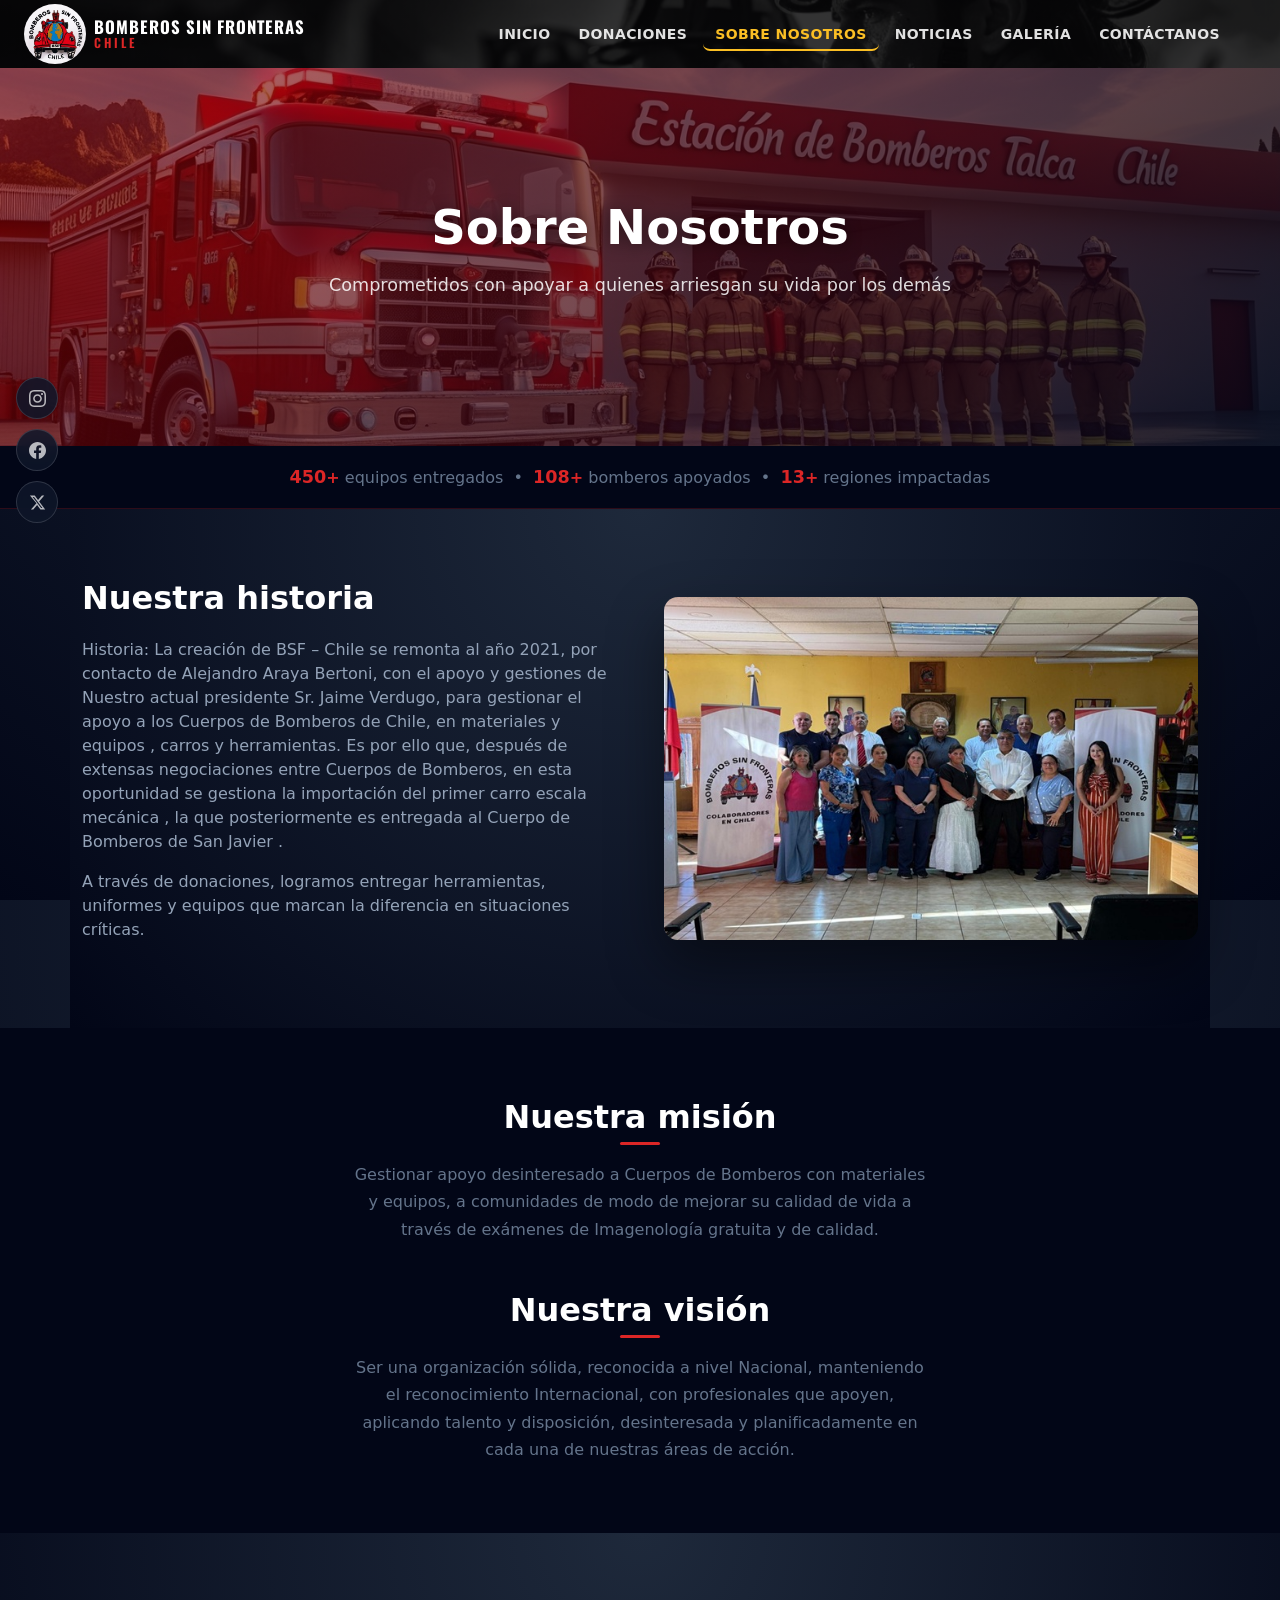
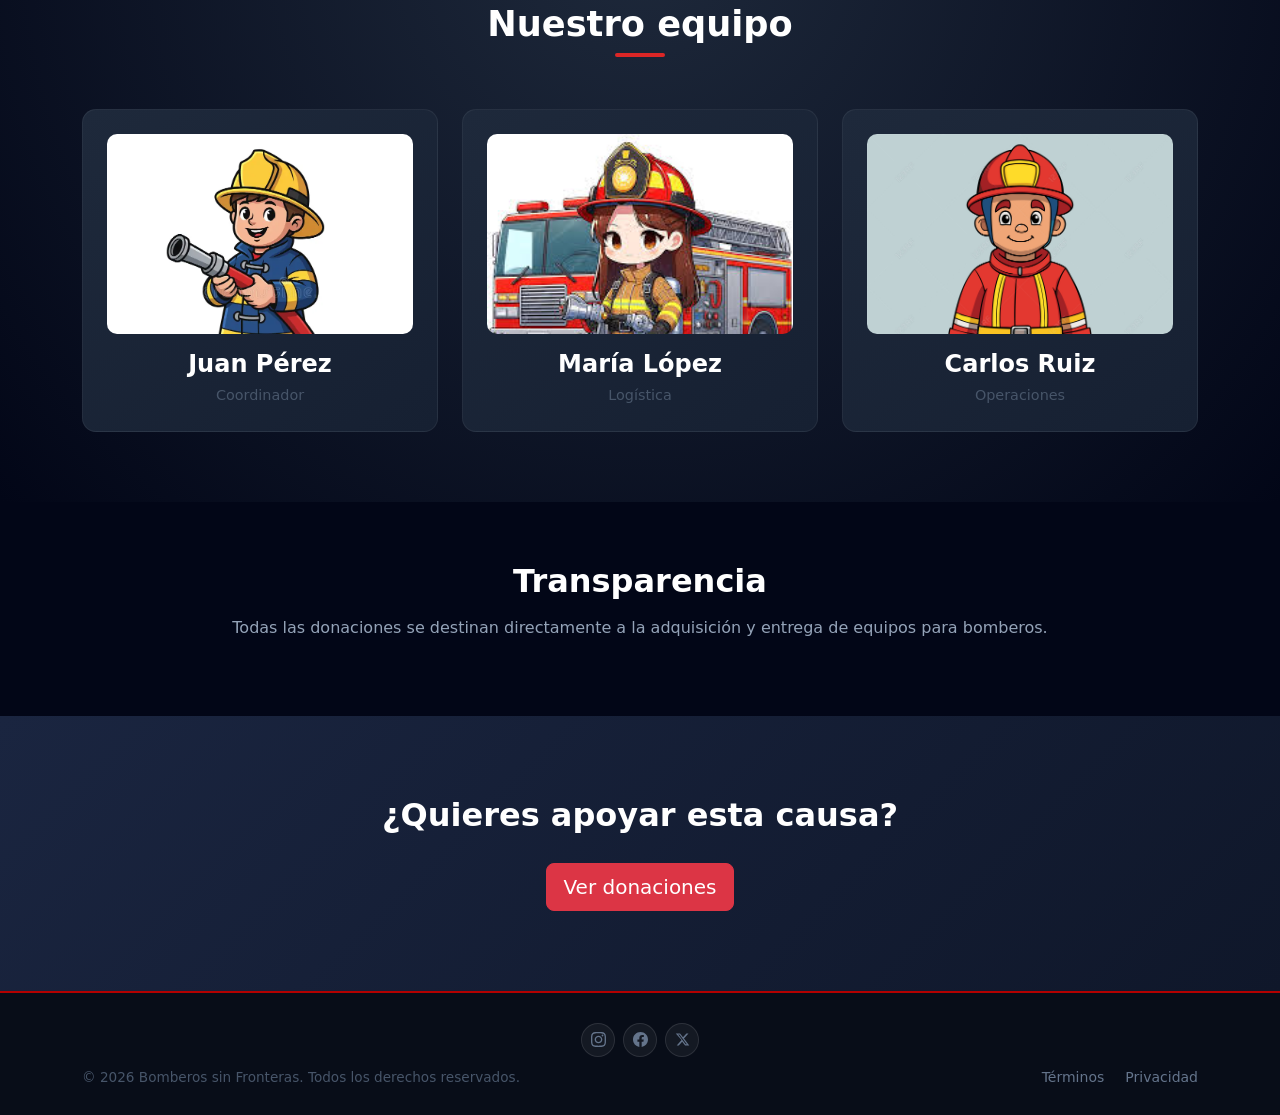
<file: nosotros.html>
<!doctype html>
<html lang="es">
  <head>
    <meta charset="UTF-8" />
    <meta name="viewport" content="width=device-width, initial-scale=1.0" />
    <title>Sobre Nosotros — Bomberos sin Fronteras</title>
    <link rel="icon" href="./assets/img/logos/logo-bsf.jpg" />
    <link rel="stylesheet" href="./assets/css/style.css" />
    <link
      href="https://cdn.jsdelivr.net/npm/bootstrap@5.3.5/dist/css/bootstrap.min.css"
      rel="stylesheet"
      integrity="sha384-SgOJa3DmI69IUzQ2PVdRZhwQ+dy64/BUtbMJw1MZ8t5HZApcHrRKUc4W0kG879m7"
      crossorigin="anonymous"
    />
  </head>
  <body>

    <!-- NAVBAR -->
    <nav class="navbar-custom">
      <div class="container-navbar">
        <div class="brand">
          <img src="./assets/img/logos/logo-bsf.jpg" alt="Logo Bomberos sin Fronteras Chile" class="logo" />
          <div class="brand-name">
            <span class="line1">Bomberos sin Fronteras</span>
            <span class="line2">Chile</span>
          </div>
        </div>
        <button class="hamburger" id="hamburger" aria-label="Abrir menú" aria-expanded="false">
          <span></span>
          <span></span>
          <span></span>
        </button>
        <div class="menu-container" id="menuContainer">
          <ul class="menu">
            <li><a href="index.html">INICIO</a></li>
            <li><a href="donaciones.html">DONACIONES</a></li>
            <li><a href="#" class="active">SOBRE NOSOTROS</a></li>
            <li><a href="noticias.html">NOTICIAS</a></li>
            <li><a href="galeria.html">GALERÍA</a></li>
            <li><a href="contacto.html">CONTÁCTANOS</a></li>
          </ul>
        </div>
      </div>
    </nav>

    <!-- HERO -->
    <section class="hero-small">
      <div class="overlay"></div>
      <div class="hero-content">
        <h1>Sobre Nosotros</h1>
        <p>Comprometidos con apoyar a quienes arriesgan su vida por los demás</p>
      </div>
    </section>

    <!-- MINI IMPACTO -->
    <section class="mini-impact text-center">
      <div class="container">
        <p>
          <strong><span class="mini-counter" data-target="500">0</span>+</strong> equipos entregados &nbsp;•&nbsp;
          <strong><span class="mini-counter" data-target="120">0</span>+</strong> bomberos apoyados &nbsp;•&nbsp;
          <strong><span class="mini-counter" data-target="15">0</span>+</strong> regiones impactadas
        </p>
      </div>
    </section>

    <!-- HISTORIA -->
    <section class="about-section container">
      <div class="row align-items-center g-5">
        <div class="col-md-6">
          <h2>Nuestra historia</h2>
          <p>
            Historia:  La creación de BSF – Chile se remonta al año 2021,  por contacto de Alejandro Araya Bertoni, con el apoyo y gestiones de Nuestro actual presidente Sr. Jaime Verdugo,  para  gestionar el apoyo a los Cuerpos de Bomberos de Chile, en materiales y equipos , carros y herramientas.
            Es por ello que, después de  extensas negociaciones  entre Cuerpos de Bomberos, en esta oportunidad se gestiona la importación del primer carro escala mecánica , la que  posteriormente  es entregada al Cuerpo de Bomberos de San Javier .
          </p>
          <p>
            A través de donaciones, logramos entregar herramientas, uniformes y equipos que
            marcan la diferencia en situaciones críticas.
          </p>
        </div>
        <div class="col-md-6">
          <img src="./assets/img/imagen-origen.jpg" class="img-fluid" alt="Bomberos en acción" loading="lazy" />
        </div>
      </div>
    </section>

    <!-- MISIÓN / VISIÓN -->
    <section class="mission-section text-center">
      <div class="container">
        <h2>Nuestra misión</h2>
        <p>Gestionar apoyo desinteresado a Cuerpos de Bomberos con materiales y equipos,  a comunidades de modo de mejorar su calidad de vida a través de exámenes de Imagenología  gratuita y de calidad.</p>
        <h2 class="mt-5">Nuestra visión</h2>
        <p>Ser una organización sólida, reconocida a nivel Nacional,  manteniendo el reconocimiento Internacional, con  profesionales que apoyen, aplicando talento y disposición,  desinteresada y planificadamente en  cada una de nuestras áreas de acción.</p>
      </div>
    </section>

    <!-- EQUIPO -->
    <section class="team-section text-center">
      <div class="container">
        <h2>Nuestro equipo</h2>
        <div class="row g-4">

          <div class="col-md-4">
            <div class="team-card">
              <img src="./assets/img/nosotros2.webp" alt="Juan Pérez" loading="lazy" />
              <h4>Juan Pérez</h4>
              <span>Coordinador</span>
            </div>
          </div>

          <div class="col-md-4">
            <div class="team-card">
              <img src="./assets/img/nosotros1.jpg" alt="María López" loading="lazy" />
              <h4>María López</h4>
              <span>Logística</span>
            </div>
          </div>

          <div class="col-md-4">
            <div class="team-card">
              <img src="./assets/img/nosotros3.jpg" alt="Carlos Ruiz" loading="lazy" />
              <h4>Carlos Ruiz</h4>
              <span>Operaciones</span>
            </div>
          </div>

        </div>
      </div>
    </section>

    <!-- TRANSPARENCIA -->
    <section class="transparency-section text-center">
      <div class="container">
        <h2>Transparencia</h2>
        <p>
          Todas las donaciones se destinan directamente a la adquisición y entrega de equipos
          para bomberos.
        </p>
      </div>
    </section>

    <!-- CTA -->
    <section class="cta-section">
      <div class="container">
        <h2>¿Quieres apoyar esta causa?</h2>
        <a href="donaciones.html" class="btn btn-danger btn-lg">Ver donaciones</a>
      </div>
    </section>

    <!-- FOOTER -->
    <footer class="footer-copyright">
      <div class="container py-2">
        <div class="row align-items-center g-2">
          <div class="col-12 col-md-6 text-center text-md-start">
            <small>© <span id="year"></span> Bomberos sin Fronteras. Todos los derechos reservados.</small>
          </div>
          <div class="col-12 col-md-6 text-center text-md-end">
            <a href="#" class="footer-link me-3" data-bs-toggle="modal" data-bs-target="#modalTerminos">Términos</a>
            <a href="#" class="footer-link" data-bs-toggle="modal" data-bs-target="#modalPrivacidad">Privacidad</a>
          </div>
        </div>
      </div>
    </footer>

    <!-- MODAL TÉRMINOS -->
    <div class="modal fade" id="modalTerminos" tabindex="-1" aria-hidden="true">
      <div class="modal-dialog modal-lg modal-dialog-centered modal-dialog-scrollable">
        <div class="modal-content">
          <div class="modal-header">
            <h5 class="modal-title">Términos y Condiciones</h5>
            <button type="button" class="btn-close btn-close-white" data-bs-dismiss="modal"></button>
          </div>
          <div class="modal-body">
            <p>El uso de este sitio web implica la aceptación de los presentes Términos y Condiciones. Bomberos sin Fronteras se reserva el derecho de modificar el contenido del sitio en cualquier momento.</p>
            <p>La información publicada tiene fines informativos y no constituye asesoramiento legal o profesional. El uso indebido del contenido es responsabilidad exclusiva del usuario.</p>
            <p>Todo el contenido gráfico y textual es propiedad de Bomberos sin Fronteras, salvo que se indique lo contrario.</p>
          </div>
          <div class="modal-footer">
            <button class="btn btn-secondary" data-bs-dismiss="modal">Cerrar</button>
          </div>
        </div>
      </div>
    </div>

    <!-- MODAL PRIVACIDAD -->
    <div class="modal fade" id="modalPrivacidad" tabindex="-1" aria-hidden="true">
      <div class="modal-dialog modal-lg modal-dialog-centered modal-dialog-scrollable">
        <div class="modal-content">
          <div class="modal-header">
            <h5 class="modal-title">Política de Privacidad</h5>
            <button type="button" class="btn-close btn-close-white" data-bs-dismiss="modal"></button>
          </div>
          <div class="modal-body">
            <p>Bomberos sin Fronteras respeta la privacidad de los usuarios. Los datos enviados a través del formulario de contacto serán utilizados únicamente para responder a consultas.</p>
            <p>No compartimos información personal con terceros, salvo obligación legal. Implementamos medidas razonables para proteger los datos proporcionados.</p>
            <p>Al enviar el formulario, el usuario acepta esta Política de Privacidad.</p>
          </div>
          <div class="modal-footer">
            <button class="btn btn-secondary" data-bs-dismiss="modal">Cerrar</button>
          </div>
        </div>
      </div>
    </div>

    <script src="https://cdn.jsdelivr.net/npm/bootstrap@5.3.5/dist/js/bootstrap.bundle.min.js"></script>
    <script src="./assets/js/script.js"></script>

    <script>
      // Mini contadores animados
      document.addEventListener('DOMContentLoaded', () => {
        const counters = document.querySelectorAll('.mini-counter');
        const section = document.querySelector('.mini-impact');
        if (!section) return;

        let started = false;
        const animateCounters = () => {
          counters.forEach(counter => {
            const target = +counter.getAttribute('data-target');
            let count = 0;
            const speed = target / 80;
            const update = () => {
              count += speed;
              if (count < target) {
                counter.innerText = Math.floor(count);
                requestAnimationFrame(update);
              } else {
                counter.innerText = target;
              }
            };
            update();
          });
        };

        new IntersectionObserver((entries) => {
          entries.forEach(entry => {
            if (entry.isIntersecting && !started) {
              animateCounters();
              started = true;
            }
          });
        }, { threshold: 0.5 }).observe(section);
      });
    </script>

  </body>
</html>
</file>
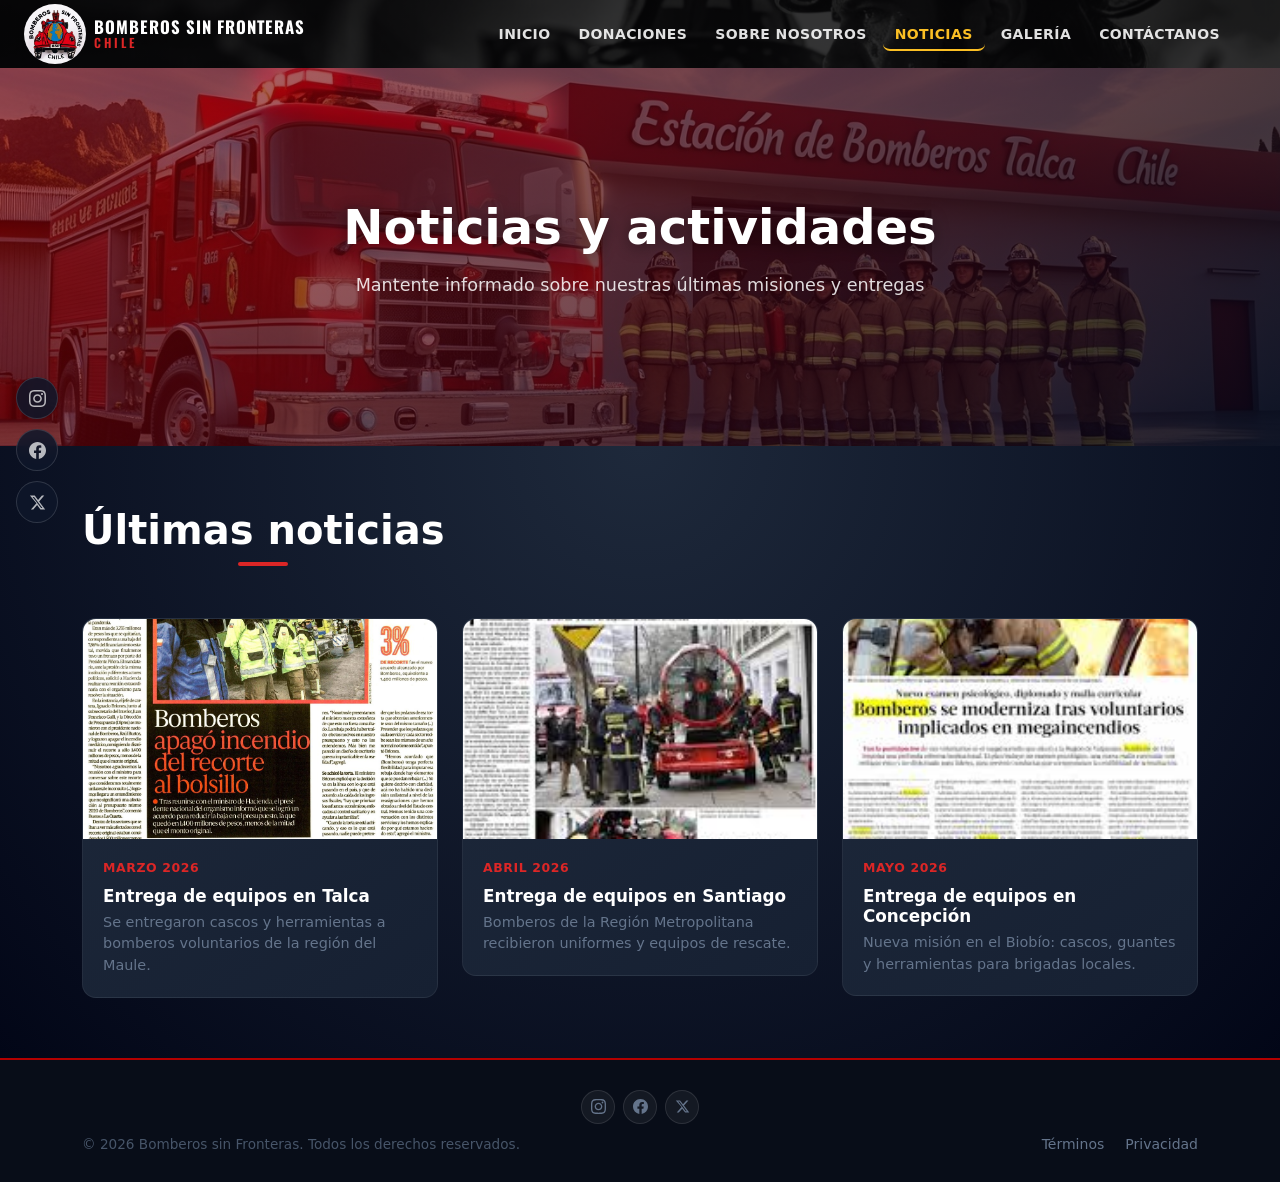
<file: noticias.html>
<!doctype html>
<html lang="es">
  <head>
    <meta charset="UTF-8" />
    <meta name="viewport" content="width=device-width, initial-scale=1.0" />
    <title>Noticias — Bomberos sin Fronteras</title>
    <link rel="icon" href="./assets/img/logos/logo-bsf.jpg" />
    <link rel="stylesheet" href="./assets/css/style.css" />
    <link
      href="https://cdn.jsdelivr.net/npm/bootstrap@5.3.5/dist/css/bootstrap.min.css"
      rel="stylesheet"
      integrity="sha384-SgOJa3DmI69IUzQ2PVdRZhwQ+dy64/BUtbMJw1MZ8t5HZApcHrRKUc4W0kG879m7"
      crossorigin="anonymous"
    />
  </head>
  <body>

    <!-- NAVBAR -->
    <nav class="navbar-custom">
      <div class="container-navbar">
        <div class="brand">
          <img src="./assets/img/logos/logo-bsf.jpg" alt="Logo Bomberos sin Fronteras Chile" class="logo" />
          <div class="brand-name">
            <span class="line1">Bomberos sin Fronteras</span>
            <span class="line2">Chile</span>
          </div>
        </div>
        <button class="hamburger" id="hamburger" aria-label="Abrir menú" aria-expanded="false">
          <span></span>
          <span></span>
          <span></span>
        </button>
        <div class="menu-container" id="menuContainer">
          <ul class="menu">
            <li><a href="index.html">INICIO</a></li>
            <li><a href="donaciones.html">DONACIONES</a></li>
            <li><a href="nosotros.html">SOBRE NOSOTROS</a></li>
            <li><a href="#" class="active">NOTICIAS</a></li>
            <li><a href="galeria.html">GALERÍA</a></li>
            <li><a href="contacto.html">CONTÁCTANOS</a></li>
          </ul>
        </div>
      </div>
    </nav>

    <!-- HERO -->
    <section class="hero-small">
      <div class="overlay"></div>
      <div class="hero-content">
        <h1>Noticias y actividades</h1>
        <p>Mantente informado sobre nuestras últimas misiones y entregas</p>
      </div>
    </section>

    <!-- NOTICIAS -->
    <section class="news-section">
      <div class="container">
        <h1 class="text-center">Últimas noticias</h1>
        <div class="row g-4">

          <!-- NOTICIA 1 -->
          <div class="col-md-4">
            <a href="./noticias/noticia1.html" class="news-card">
              <img src="./assets/img/noticia1.jpg" alt="Entrega de equipos en Talca" loading="lazy" />
              <div class="news-content">
                <span class="news-date">Marzo 2026</span>
                <h3>Entrega de equipos en Talca</h3>
                <p>Se entregaron cascos y herramientas a bomberos voluntarios de la región del Maule.</p>
              </div>
            </a>
          </div>

          <!-- NOTICIA 2 -->
          <div class="col-md-4">
            <a href="./noticias/noticia1.html" class="news-card">
              <img src="./assets/img/noticia2.jpg" alt="Entrega de equipos en Santiago" loading="lazy" />
              <div class="news-content">
                <span class="news-date">Abril 2026</span>
                <h3>Entrega de equipos en Santiago</h3>
                <p>Bomberos de la Región Metropolitana recibieron uniformes y equipos de rescate.</p>
              </div>
            </a>
          </div>

          <!-- NOTICIA 3 -->
          <div class="col-md-4">
            <a href="./noticias/noticia1.html" class="news-card">
              <img src="./assets/img/noticia3.jpg" alt="Entrega de equipos en Concepción" loading="lazy" />
              <div class="news-content">
                <span class="news-date">Mayo 2026</span>
                <h3>Entrega de equipos en Concepción</h3>
                <p>Nueva misión en el Biobío: cascos, guantes y herramientas para brigadas locales.</p>
              </div>
            </a>
          </div>

        </div>
      </div>
    </section>

    <!-- FOOTER -->
    <footer class="footer-copyright">
      <div class="container py-2">
        <div class="row align-items-center g-2">
          <div class="col-12 col-md-6 text-center text-md-start">
            <small>© <span id="year"></span> Bomberos sin Fronteras. Todos los derechos reservados.</small>
          </div>
          <div class="col-12 col-md-6 text-center text-md-end">
            <a href="#" class="footer-link me-3" data-bs-toggle="modal" data-bs-target="#modalTerminos">Términos</a>
            <a href="#" class="footer-link" data-bs-toggle="modal" data-bs-target="#modalPrivacidad">Privacidad</a>
          </div>
        </div>
      </div>
    </footer>

    <!-- MODAL TÉRMINOS -->
    <div class="modal fade" id="modalTerminos" tabindex="-1" aria-hidden="true">
      <div class="modal-dialog modal-lg modal-dialog-centered modal-dialog-scrollable">
        <div class="modal-content">
          <div class="modal-header">
            <h5 class="modal-title">Términos y Condiciones</h5>
            <button type="button" class="btn-close btn-close-white" data-bs-dismiss="modal"></button>
          </div>
          <div class="modal-body">
            <p>El uso de este sitio web implica la aceptación de los presentes Términos y Condiciones. Bomberos sin Fronteras se reserva el derecho de modificar el contenido del sitio en cualquier momento.</p>
            <p>La información publicada tiene fines informativos y no constituye asesoramiento legal o profesional. El uso indebido del contenido es responsabilidad exclusiva del usuario.</p>
            <p>Todo el contenido gráfico y textual es propiedad de Bomberos sin Fronteras, salvo que se indique lo contrario.</p>
          </div>
          <div class="modal-footer">
            <button class="btn btn-secondary" data-bs-dismiss="modal">Cerrar</button>
          </div>
        </div>
      </div>
    </div>

    <!-- MODAL PRIVACIDAD -->
    <div class="modal fade" id="modalPrivacidad" tabindex="-1" aria-hidden="true">
      <div class="modal-dialog modal-lg modal-dialog-centered modal-dialog-scrollable">
        <div class="modal-content">
          <div class="modal-header">
            <h5 class="modal-title">Política de Privacidad</h5>
            <button type="button" class="btn-close btn-close-white" data-bs-dismiss="modal"></button>
          </div>
          <div class="modal-body">
            <p>Bomberos sin Fronteras respeta la privacidad de los usuarios. Los datos enviados a través del formulario de contacto serán utilizados únicamente para responder a consultas.</p>
            <p>No compartimos información personal con terceros, salvo obligación legal. Implementamos medidas razonables para proteger los datos proporcionados.</p>
            <p>Al enviar el formulario, el usuario acepta esta Política de Privacidad.</p>
          </div>
          <div class="modal-footer">
            <button class="btn btn-secondary" data-bs-dismiss="modal">Cerrar</button>
          </div>
        </div>
      </div>
    </div>

    <script src="https://cdn.jsdelivr.net/npm/bootstrap@5.3.5/dist/js/bootstrap.bundle.min.js"></script>
    <script src="./assets/js/script.js"></script>

  </body>
</html>
</file>
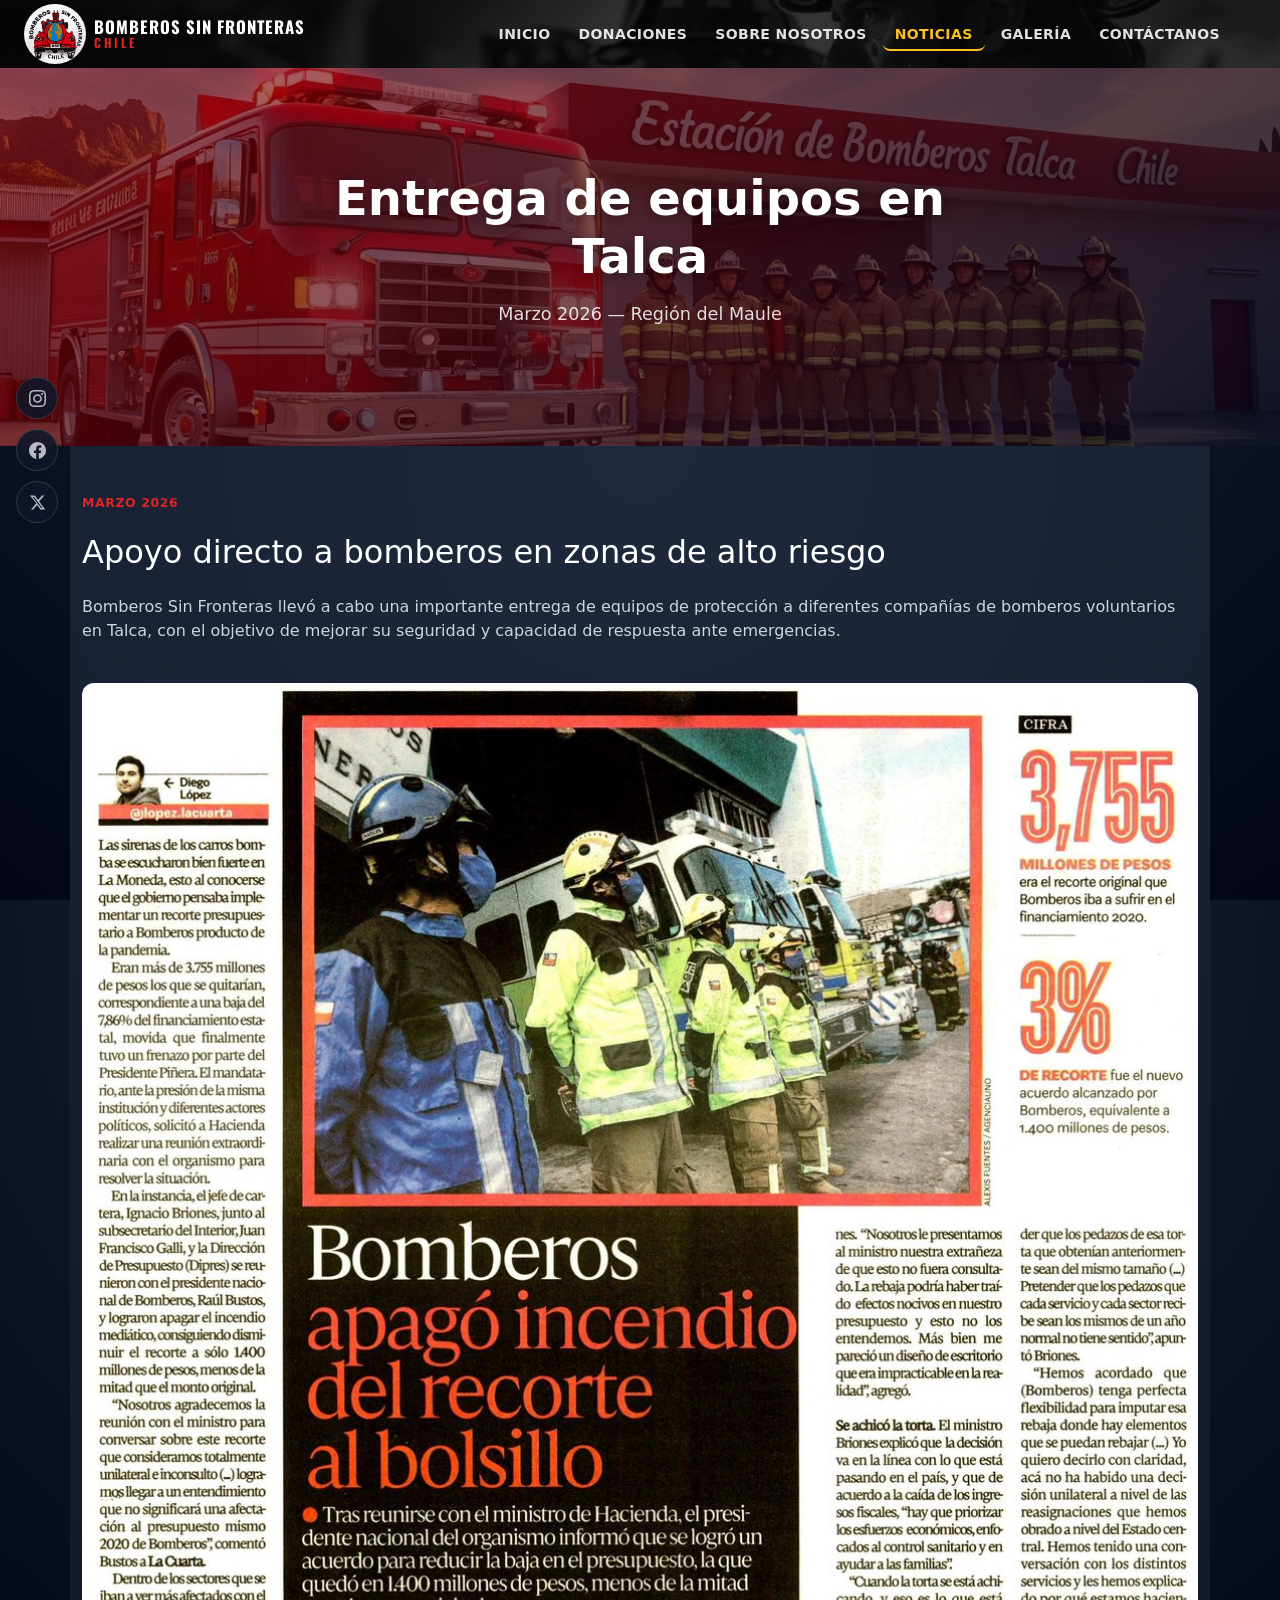
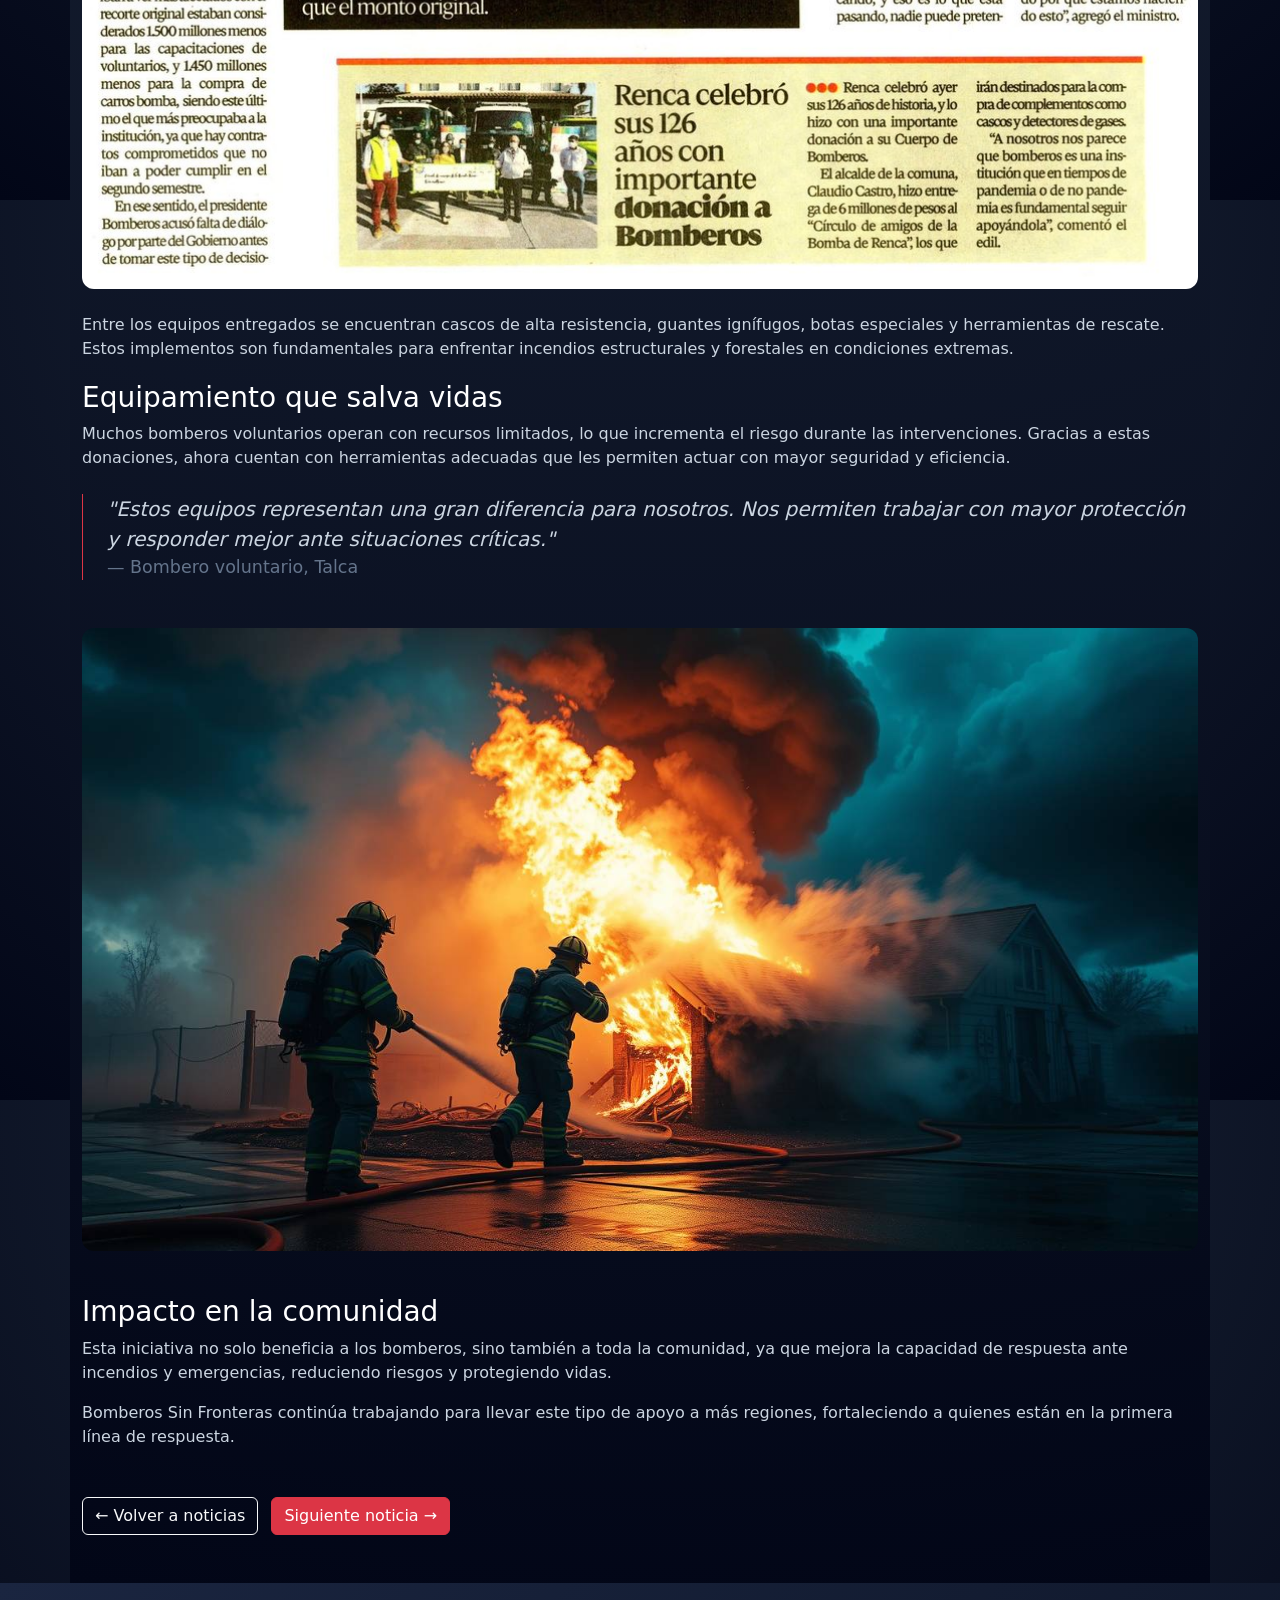
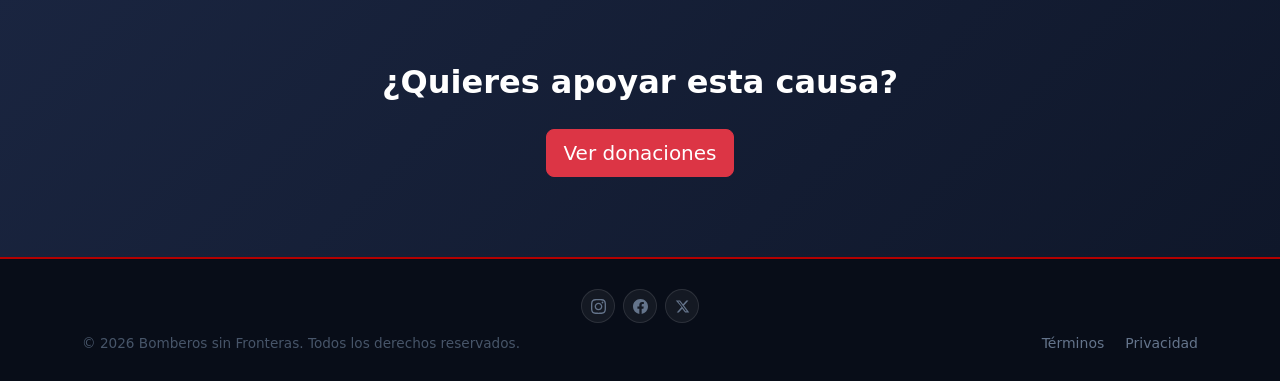
<file: noticias/noticia1.html>
<!doctype html>
<html lang="es">
  <head>
    <meta charset="UTF-8" />
    <meta name="viewport" content="width=device-width, initial-scale=1.0" />
    <title>Entrega de equipos en Talca — Bomberos sin Fronteras</title>
    <link rel="icon" href="../assets/img/logos/logo-bsf.jpg" />
    <link rel="stylesheet" href="../assets/css/style.css" />
    <link
      href="https://cdn.jsdelivr.net/npm/bootstrap@5.3.5/dist/css/bootstrap.min.css"
      rel="stylesheet"
      integrity="sha384-SgOJa3DmI69IUzQ2PVdRZhwQ+dy64/BUtbMJw1MZ8t5HZApcHrRKUc4W0kG879m7"
      crossorigin="anonymous"
    />
  </head>
  <body>

    <!-- NAVBAR -->
    <nav class="navbar-custom">
      <div class="container-navbar">
        <div class="brand">
          <img src="../assets/img/logos/logo-bsf.jpg" alt="Logo Bomberos sin Fronteras Chile" class="logo" />
          <div class="brand-name">
            <span class="line1">Bomberos sin Fronteras</span>
            <span class="line2">Chile</span>
          </div>
        </div>
        <button class="hamburger" id="hamburger" aria-label="Abrir menú" aria-expanded="false">
          <span></span>
          <span></span>
          <span></span>
        </button>
        <div class="menu-container" id="menuContainer">
          <ul class="menu">
            <li><a href="../index.html">INICIO</a></li>
            <li><a href="../donaciones.html">DONACIONES</a></li>
            <li><a href="../nosotros.html">SOBRE NOSOTROS</a></li>
            <li><a href="../noticias.html" class="active">NOTICIAS</a></li>
            <li><a href="../galeria.html">GALERÍA</a></li>
            <li><a href="../contacto.html">CONTÁCTANOS</a></li>
          </ul>
        </div>
      </div>
    </nav>

    <!-- HERO -->
    <section class="hero-small">
      <div class="overlay"></div>
      <div class="hero-content">
        <h1>Entrega de equipos en Talca</h1>
        <p>Marzo 2026 &mdash; Región del Maule</p>
      </div>
    </section>

    <!-- CONTENIDO -->
    <section class="news-detail container py-5">
      <article>

        <div class="mb-4">
          <span class="news-date">Marzo 2026</span>
          <h2>Apoyo directo a bomberos en zonas de alto riesgo</h2>
        </div>

        <p>
          Bomberos Sin Fronteras llevó a cabo una importante entrega de equipos de protección
          a diferentes compañías de bomberos voluntarios en Talca, con el objetivo de mejorar
          su seguridad y capacidad de respuesta ante emergencias.
        </p>

        <img src="../assets/img/noticia1.jpg" alt="Entrega de equipos en Talca" class="img-fluid w-100 my-4" loading="lazy" />

        <p>
          Entre los equipos entregados se encuentran cascos de alta resistencia, guantes
          ignífugos, botas especiales y herramientas de rescate. Estos implementos son
          fundamentales para enfrentar incendios estructurales y forestales en condiciones
          extremas.
        </p>

        <h3>Equipamiento que salva vidas</h3>

        <p>
          Muchos bomberos voluntarios operan con recursos limitados, lo que incrementa el
          riesgo durante las intervenciones. Gracias a estas donaciones, ahora cuentan con
          herramientas adecuadas que les permiten actuar con mayor seguridad y eficiencia.
        </p>

        <blockquote class="blockquote border-start border-danger ps-4 my-4">
          <p class="fst-italic" style="color: #cbd5e1;">
            "Estos equipos representan una gran diferencia para nosotros. Nos permiten trabajar
            con mayor protección y responder mejor ante situaciones críticas."
          </p>
          <footer class="blockquote-footer" style="color: #64748b;">Bombero voluntario, Talca</footer>
        </blockquote>

        <img src="../assets/img/Incendio1.jpg" alt="Bomberos en acción" class="img-fluid w-100 my-4" loading="lazy" />

        <h3>Impacto en la comunidad</h3>

        <p>
          Esta iniciativa no solo beneficia a los bomberos, sino también a toda la comunidad,
          ya que mejora la capacidad de respuesta ante incendios y emergencias, reduciendo
          riesgos y protegiendo vidas.
        </p>

        <p>
          Bomberos Sin Fronteras continúa trabajando para llevar este tipo de apoyo a más
          regiones, fortaleciendo a quienes están en la primera línea de respuesta.
        </p>

        <div class="mt-5">
          <a href="../noticias.html" class="btn btn-outline-light me-2">← Volver a noticias</a>
          <a href="noticia2.html" class="btn btn-danger">Siguiente noticia →</a>
        </div>

      </article>
    </section>

    <!-- CTA -->
    <section class="cta-section">
      <div class="container">
        <h2>¿Quieres apoyar esta causa?</h2>
        <a href="../donaciones.html" class="btn btn-danger btn-lg">Ver donaciones</a>
      </div>
    </section>

    <!-- FOOTER -->
    <footer class="footer-copyright">
      <div class="container py-2">
        <div class="row align-items-center g-2">
          <div class="col-12 col-md-6 text-center text-md-start">
            <small>© <span id="year"></span> Bomberos sin Fronteras. Todos los derechos reservados.</small>
          </div>
          <div class="col-12 col-md-6 text-center text-md-end">
            <a href="#" class="footer-link me-3" data-bs-toggle="modal" data-bs-target="#modalTerminos">Términos</a>
            <a href="#" class="footer-link" data-bs-toggle="modal" data-bs-target="#modalPrivacidad">Privacidad</a>
          </div>
        </div>
      </div>
    </footer>

    <!-- MODAL TÉRMINOS -->
    <div class="modal fade" id="modalTerminos" tabindex="-1" aria-hidden="true">
      <div class="modal-dialog modal-lg modal-dialog-centered modal-dialog-scrollable">
        <div class="modal-content">
          <div class="modal-header">
            <h5 class="modal-title">Términos y Condiciones</h5>
            <button type="button" class="btn-close btn-close-white" data-bs-dismiss="modal"></button>
          </div>
          <div class="modal-body">
            <p>El uso de este sitio web implica la aceptación de los presentes Términos y Condiciones.</p>
            <p>La información publicada tiene fines informativos y no constituye asesoramiento legal o profesional.</p>
            <p>Todo el contenido gráfico y textual es propiedad de Bomberos sin Fronteras, salvo que se indique lo contrario.</p>
          </div>
          <div class="modal-footer">
            <button class="btn btn-secondary" data-bs-dismiss="modal">Cerrar</button>
          </div>
        </div>
      </div>
    </div>

    <!-- MODAL PRIVACIDAD -->
    <div class="modal fade" id="modalPrivacidad" tabindex="-1" aria-hidden="true">
      <div class="modal-dialog modal-lg modal-dialog-centered modal-dialog-scrollable">
        <div class="modal-content">
          <div class="modal-header">
            <h5 class="modal-title">Política de Privacidad</h5>
            <button type="button" class="btn-close btn-close-white" data-bs-dismiss="modal"></button>
          </div>
          <div class="modal-body">
            <p>Bomberos sin Fronteras respeta la privacidad de los usuarios. Los datos enviados serán utilizados únicamente para responder a consultas.</p>
            <p>No compartimos información personal con terceros, salvo obligación legal.</p>
          </div>
          <div class="modal-footer">
            <button class="btn btn-secondary" data-bs-dismiss="modal">Cerrar</button>
          </div>
        </div>
      </div>
    </div>

    <script src="https://cdn.jsdelivr.net/npm/bootstrap@5.3.5/dist/js/bootstrap.bundle.min.js"></script>
    <script src="../assets/js/script.js"></script>

  </body>
</html>
</file>
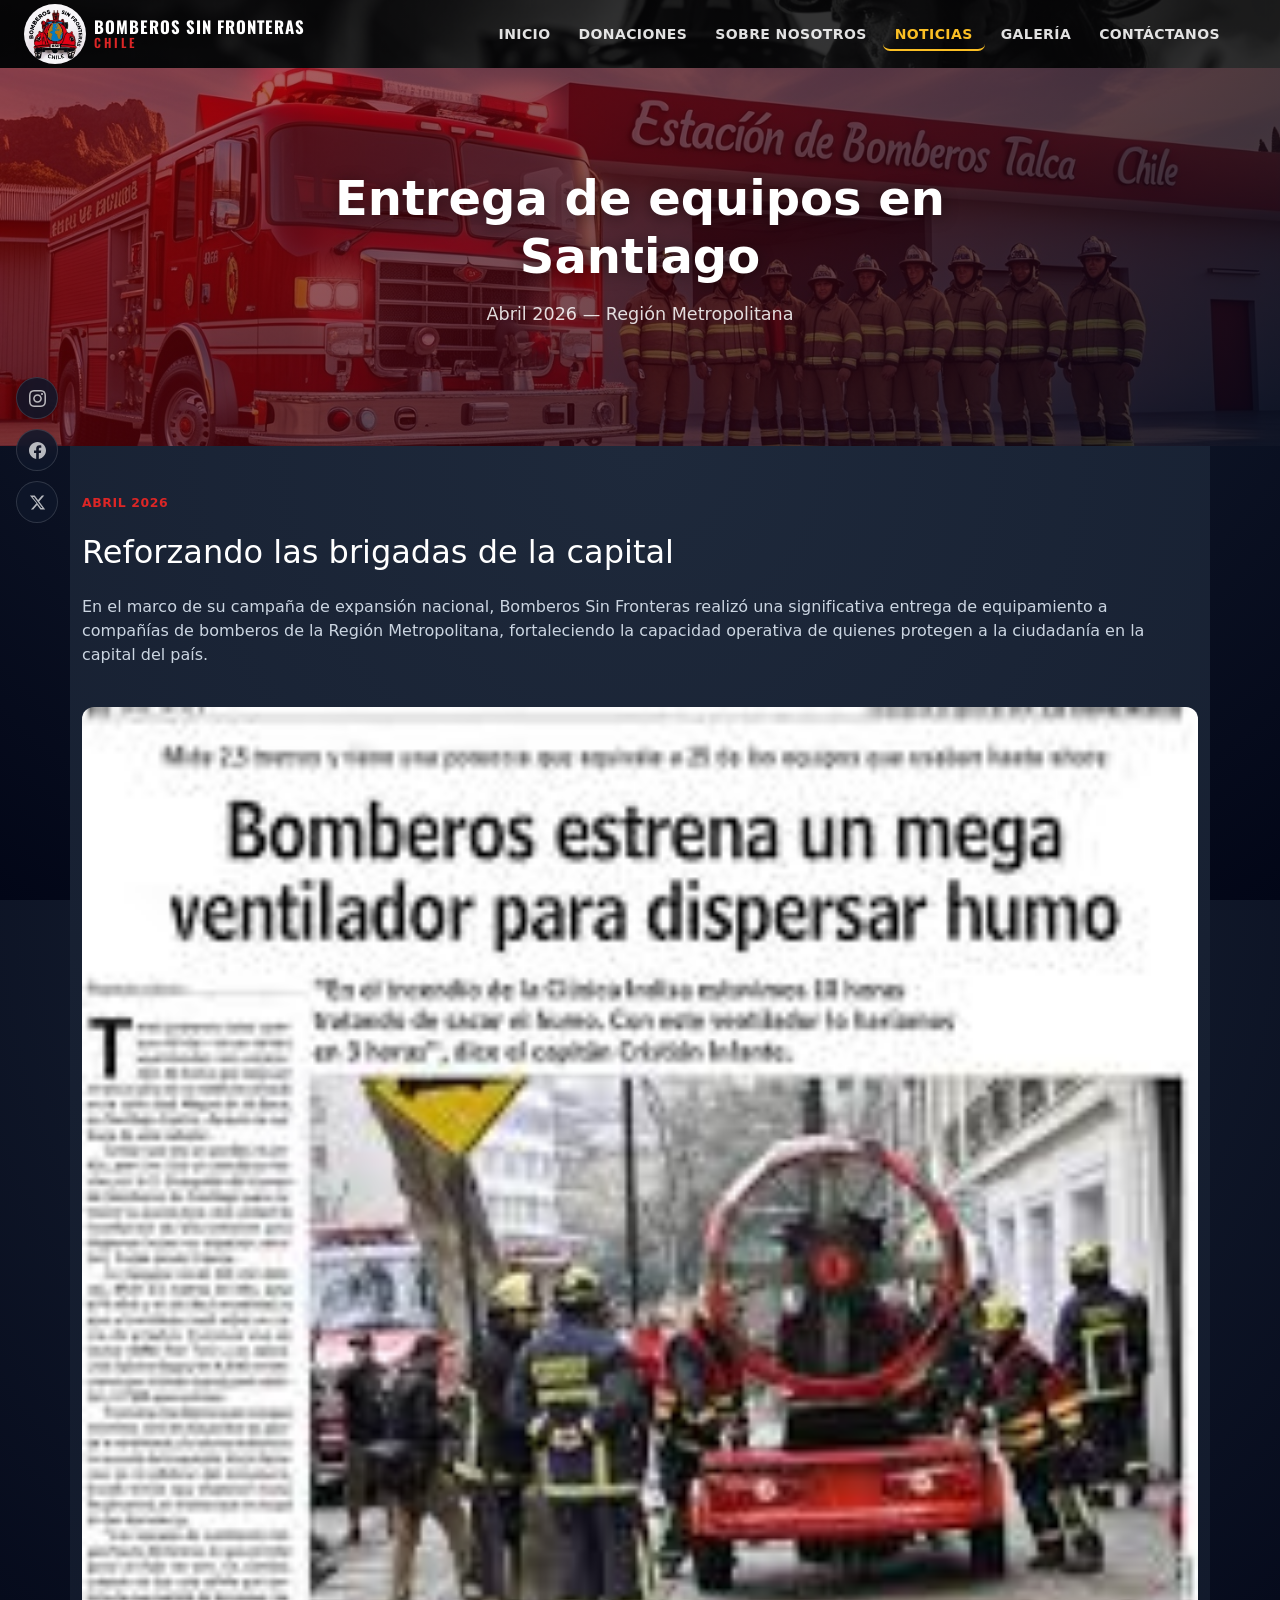
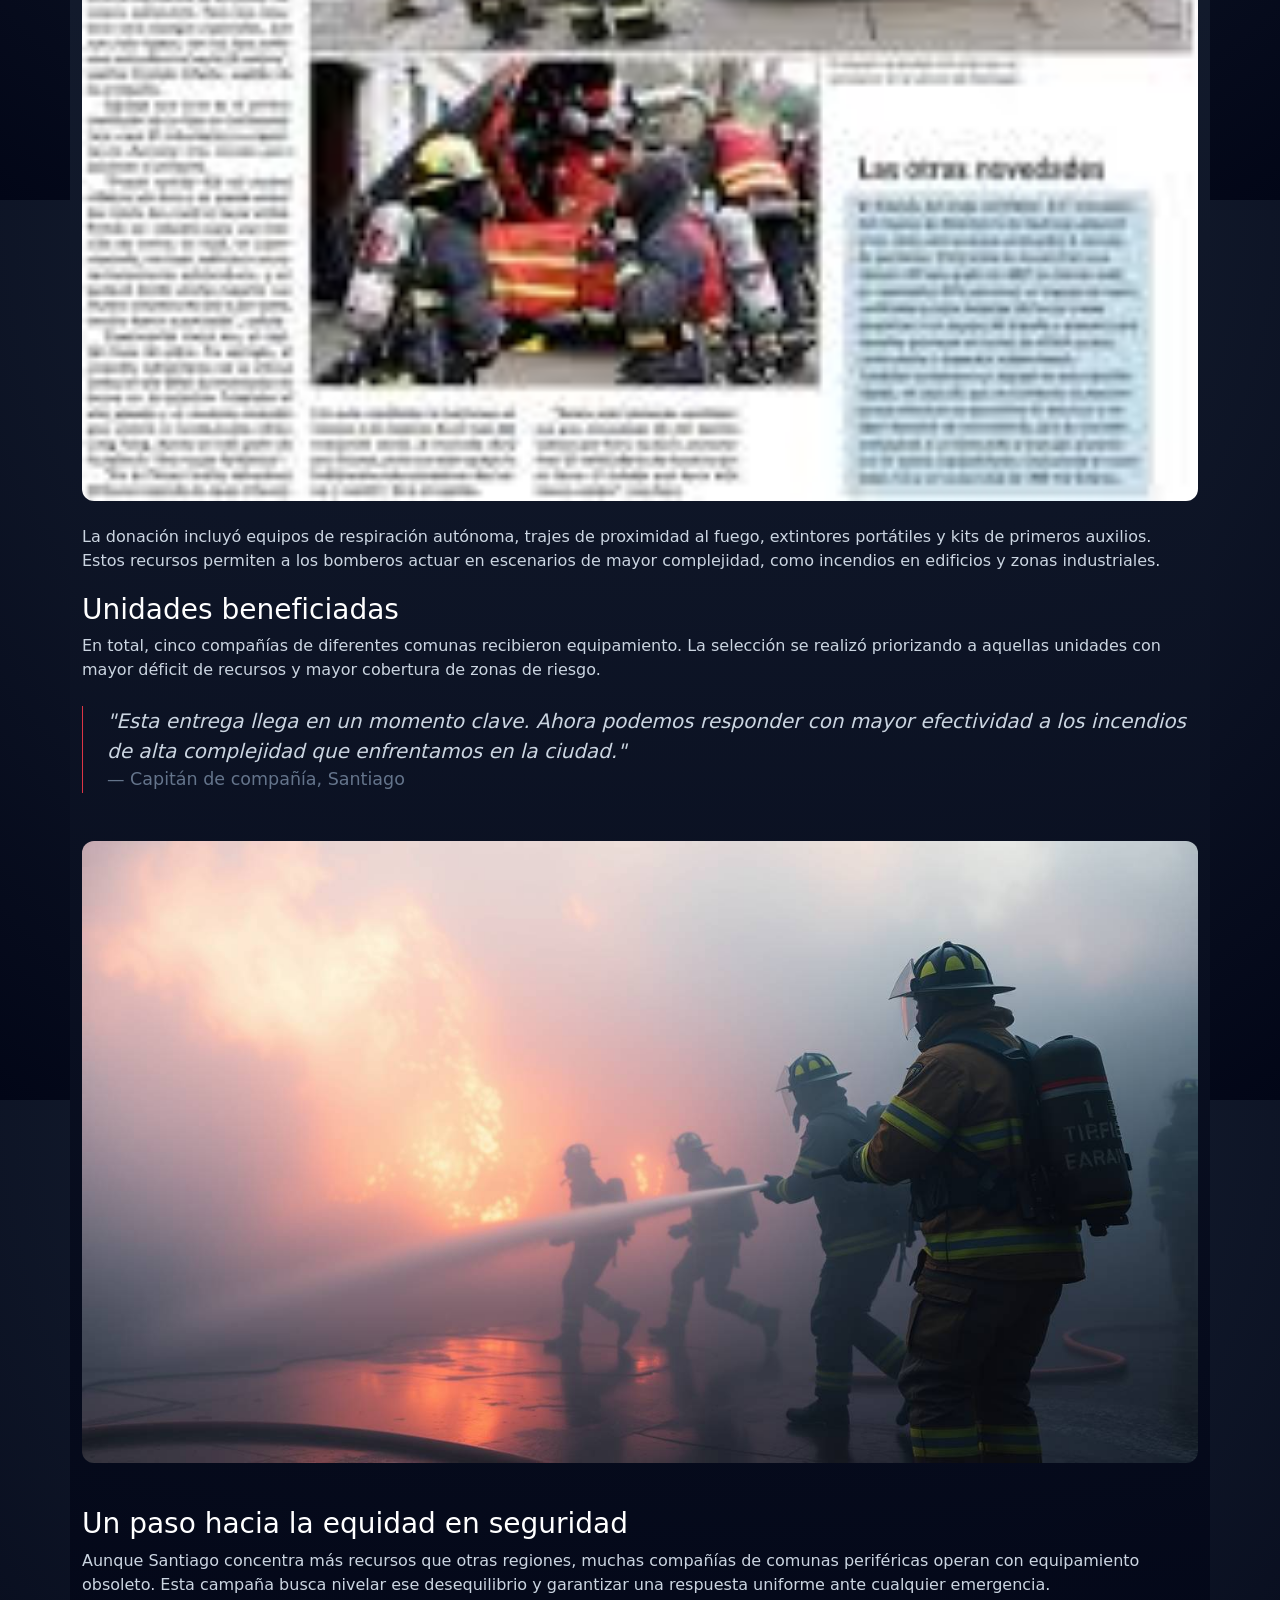
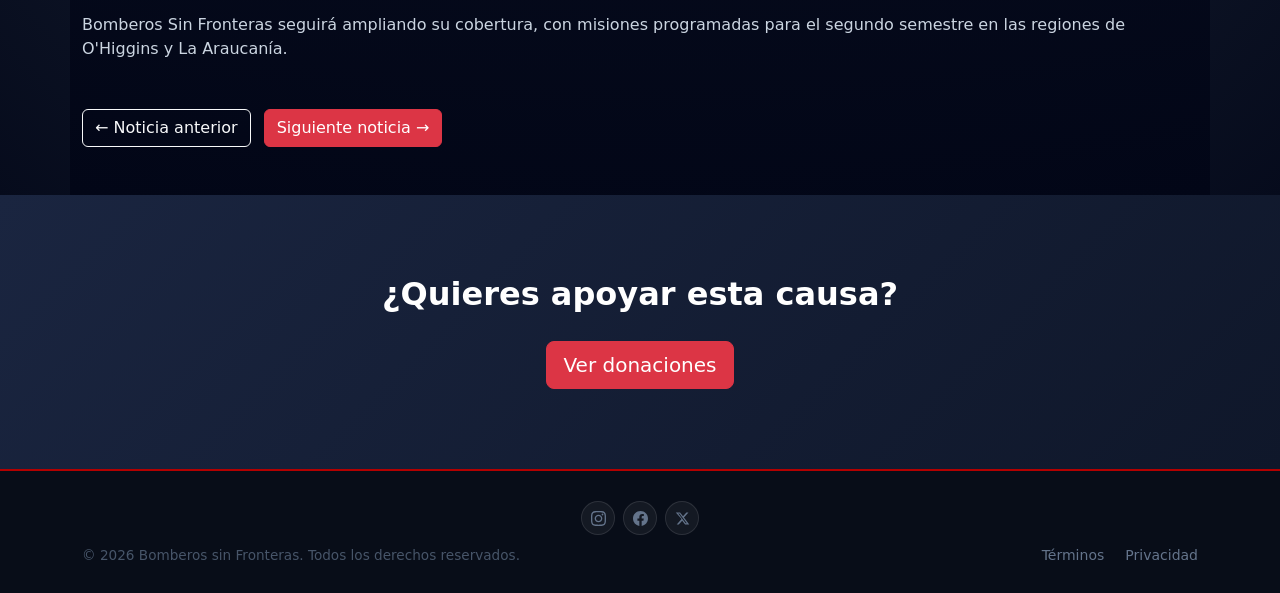
<file: noticias/noticia2.html>
<!doctype html>
<html lang="es">
  <head>
    <meta charset="UTF-8" />
    <meta name="viewport" content="width=device-width, initial-scale=1.0" />
    <title>Entrega de equipos en Santiago — Bomberos sin Fronteras</title>
    <link rel="icon" href="../assets/img/logos/logo-bsf.jpg" />
    <link rel="stylesheet" href="../assets/css/style.css" />
    <link
      href="https://cdn.jsdelivr.net/npm/bootstrap@5.3.5/dist/css/bootstrap.min.css"
      rel="stylesheet"
      integrity="sha384-SgOJa3DmI69IUzQ2PVdRZhwQ+dy64/BUtbMJw1MZ8t5HZApcHrRKUc4W0kG879m7"
      crossorigin="anonymous"
    />
  </head>
  <body>

    <!-- NAVBAR -->
    <nav class="navbar-custom">
      <div class="container-navbar">
        <div class="brand">
          <img src="../assets/img/logos/logo-bsf.jpg" alt="Logo Bomberos sin Fronteras Chile" class="logo" />
          <div class="brand-name">
            <span class="line1">Bomberos sin Fronteras</span>
            <span class="line2">Chile</span>
          </div>
        </div>
        <button class="hamburger" id="hamburger" aria-label="Abrir menú" aria-expanded="false">
          <span></span>
          <span></span>
          <span></span>
        </button>
        <div class="menu-container" id="menuContainer">
          <ul class="menu">
            <li><a href="../index.html">INICIO</a></li>
            <li><a href="../donaciones.html">DONACIONES</a></li>
            <li><a href="../nosotros.html">SOBRE NOSOTROS</a></li>
            <li><a href="../noticias.html" class="active">NOTICIAS</a></li>
            <li><a href="../galeria.html">GALERÍA</a></li>
            <li><a href="../contacto.html">CONTÁCTANOS</a></li>
          </ul>
        </div>
      </div>
    </nav>

    <!-- HERO -->
    <section class="hero-small">
      <div class="overlay"></div>
      <div class="hero-content">
        <h1>Entrega de equipos en Santiago</h1>
        <p>Abril 2026 &mdash; Región Metropolitana</p>
      </div>
    </section>

    <!-- CONTENIDO -->
    <section class="news-detail container py-5">
      <article>

        <div class="mb-4">
          <span class="news-date">Abril 2026</span>
          <h2>Reforzando las brigadas de la capital</h2>
        </div>

        <p>
          En el marco de su campaña de expansión nacional, Bomberos Sin Fronteras realizó
          una significativa entrega de equipamiento a compañías de bomberos de la Región
          Metropolitana, fortaleciendo la capacidad operativa de quienes protegen a la
          ciudadanía en la capital del país.
        </p>

        <img src="../assets/img/noticia2.jpg" alt="Entrega de equipos en Santiago" class="img-fluid w-100 my-4" loading="lazy" />

        <p>
          La donación incluyó equipos de respiración autónoma, trajes de proximidad al fuego,
          extintores portátiles y kits de primeros auxilios. Estos recursos permiten a los
          bomberos actuar en escenarios de mayor complejidad, como incendios en edificios
          y zonas industriales.
        </p>

        <h3>Unidades beneficiadas</h3>

        <p>
          En total, cinco compañías de diferentes comunas recibieron equipamiento. La selección
          se realizó priorizando a aquellas unidades con mayor déficit de recursos y mayor
          cobertura de zonas de riesgo.
        </p>

        <blockquote class="blockquote border-start border-danger ps-4 my-4">
          <p class="fst-italic" style="color: #cbd5e1;">
            "Esta entrega llega en un momento clave. Ahora podemos responder con mayor
            efectividad a los incendios de alta complejidad que enfrentamos en la ciudad."
          </p>
          <footer class="blockquote-footer" style="color: #64748b;">Capitán de compañía, Santiago</footer>
        </blockquote>

        <img src="../assets/img/Incendio2.jpg" alt="Bomberos respondiendo a emergencia" class="img-fluid w-100 my-4" loading="lazy" />

        <h3>Un paso hacia la equidad en seguridad</h3>

        <p>
          Aunque Santiago concentra más recursos que otras regiones, muchas compañías de
          comunas periféricas operan con equipamiento obsoleto. Esta campaña busca nivelar
          ese desequilibrio y garantizar una respuesta uniforme ante cualquier emergencia.
        </p>

        <p>
          Bomberos Sin Fronteras seguirá ampliando su cobertura, con misiones programadas
          para el segundo semestre en las regiones de O'Higgins y La Araucanía.
        </p>

        <div class="mt-5">
          <a href="noticia1.html" class="btn btn-outline-light me-2">← Noticia anterior</a>
          <a href="noticia3.html" class="btn btn-danger">Siguiente noticia →</a>
        </div>

      </article>
    </section>

    <!-- CTA -->
    <section class="cta-section">
      <div class="container">
        <h2>¿Quieres apoyar esta causa?</h2>
        <a href="../donaciones.html" class="btn btn-danger btn-lg">Ver donaciones</a>
      </div>
    </section>

    <!-- FOOTER -->
    <footer class="footer-copyright">
      <div class="container py-2">
        <div class="row align-items-center g-2">
          <div class="col-12 col-md-6 text-center text-md-start">
            <small>© <span id="year"></span> Bomberos sin Fronteras. Todos los derechos reservados.</small>
          </div>
          <div class="col-12 col-md-6 text-center text-md-end">
            <a href="#" class="footer-link me-3" data-bs-toggle="modal" data-bs-target="#modalTerminos">Términos</a>
            <a href="#" class="footer-link" data-bs-toggle="modal" data-bs-target="#modalPrivacidad">Privacidad</a>
          </div>
        </div>
      </div>
    </footer>

    <!-- MODAL TÉRMINOS -->
    <div class="modal fade" id="modalTerminos" tabindex="-1" aria-hidden="true">
      <div class="modal-dialog modal-lg modal-dialog-centered modal-dialog-scrollable">
        <div class="modal-content">
          <div class="modal-header">
            <h5 class="modal-title">Términos y Condiciones</h5>
            <button type="button" class="btn-close btn-close-white" data-bs-dismiss="modal"></button>
          </div>
          <div class="modal-body">
            <p>El uso de este sitio web implica la aceptación de los presentes Términos y Condiciones.</p>
            <p>La información publicada tiene fines informativos y no constituye asesoramiento legal o profesional.</p>
            <p>Todo el contenido gráfico y textual es propiedad de Bomberos sin Fronteras, salvo que se indique lo contrario.</p>
          </div>
          <div class="modal-footer">
            <button class="btn btn-secondary" data-bs-dismiss="modal">Cerrar</button>
          </div>
        </div>
      </div>
    </div>

    <!-- MODAL PRIVACIDAD -->
    <div class="modal fade" id="modalPrivacidad" tabindex="-1" aria-hidden="true">
      <div class="modal-dialog modal-lg modal-dialog-centered modal-dialog-scrollable">
        <div class="modal-content">
          <div class="modal-header">
            <h5 class="modal-title">Política de Privacidad</h5>
            <button type="button" class="btn-close btn-close-white" data-bs-dismiss="modal"></button>
          </div>
          <div class="modal-body">
            <p>Bomberos sin Fronteras respeta la privacidad de los usuarios. Los datos enviados serán utilizados únicamente para responder a consultas.</p>
            <p>No compartimos información personal con terceros, salvo obligación legal.</p>
          </div>
          <div class="modal-footer">
            <button class="btn btn-secondary" data-bs-dismiss="modal">Cerrar</button>
          </div>
        </div>
      </div>
    </div>

    <script src="https://cdn.jsdelivr.net/npm/bootstrap@5.3.5/dist/js/bootstrap.bundle.min.js"></script>
    <script src="../assets/js/script.js"></script>

  </body>
</html>
</file>
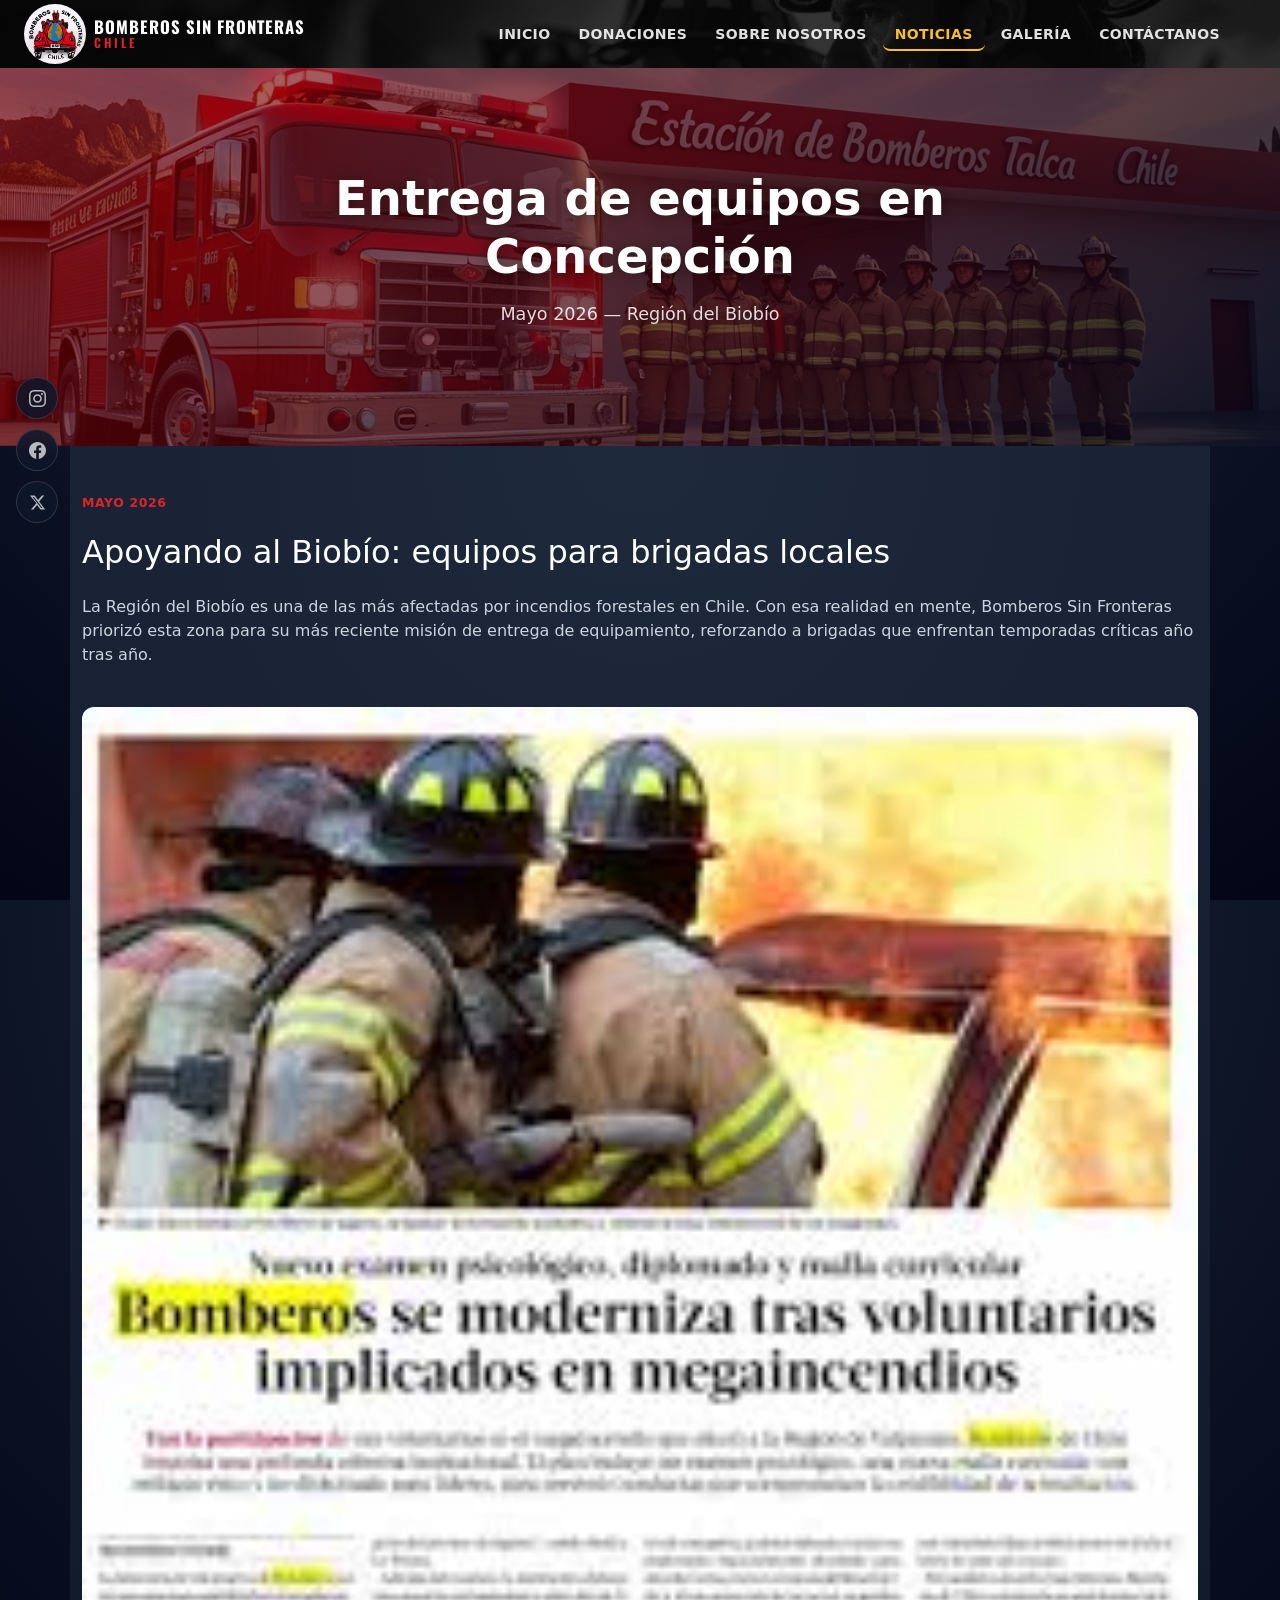
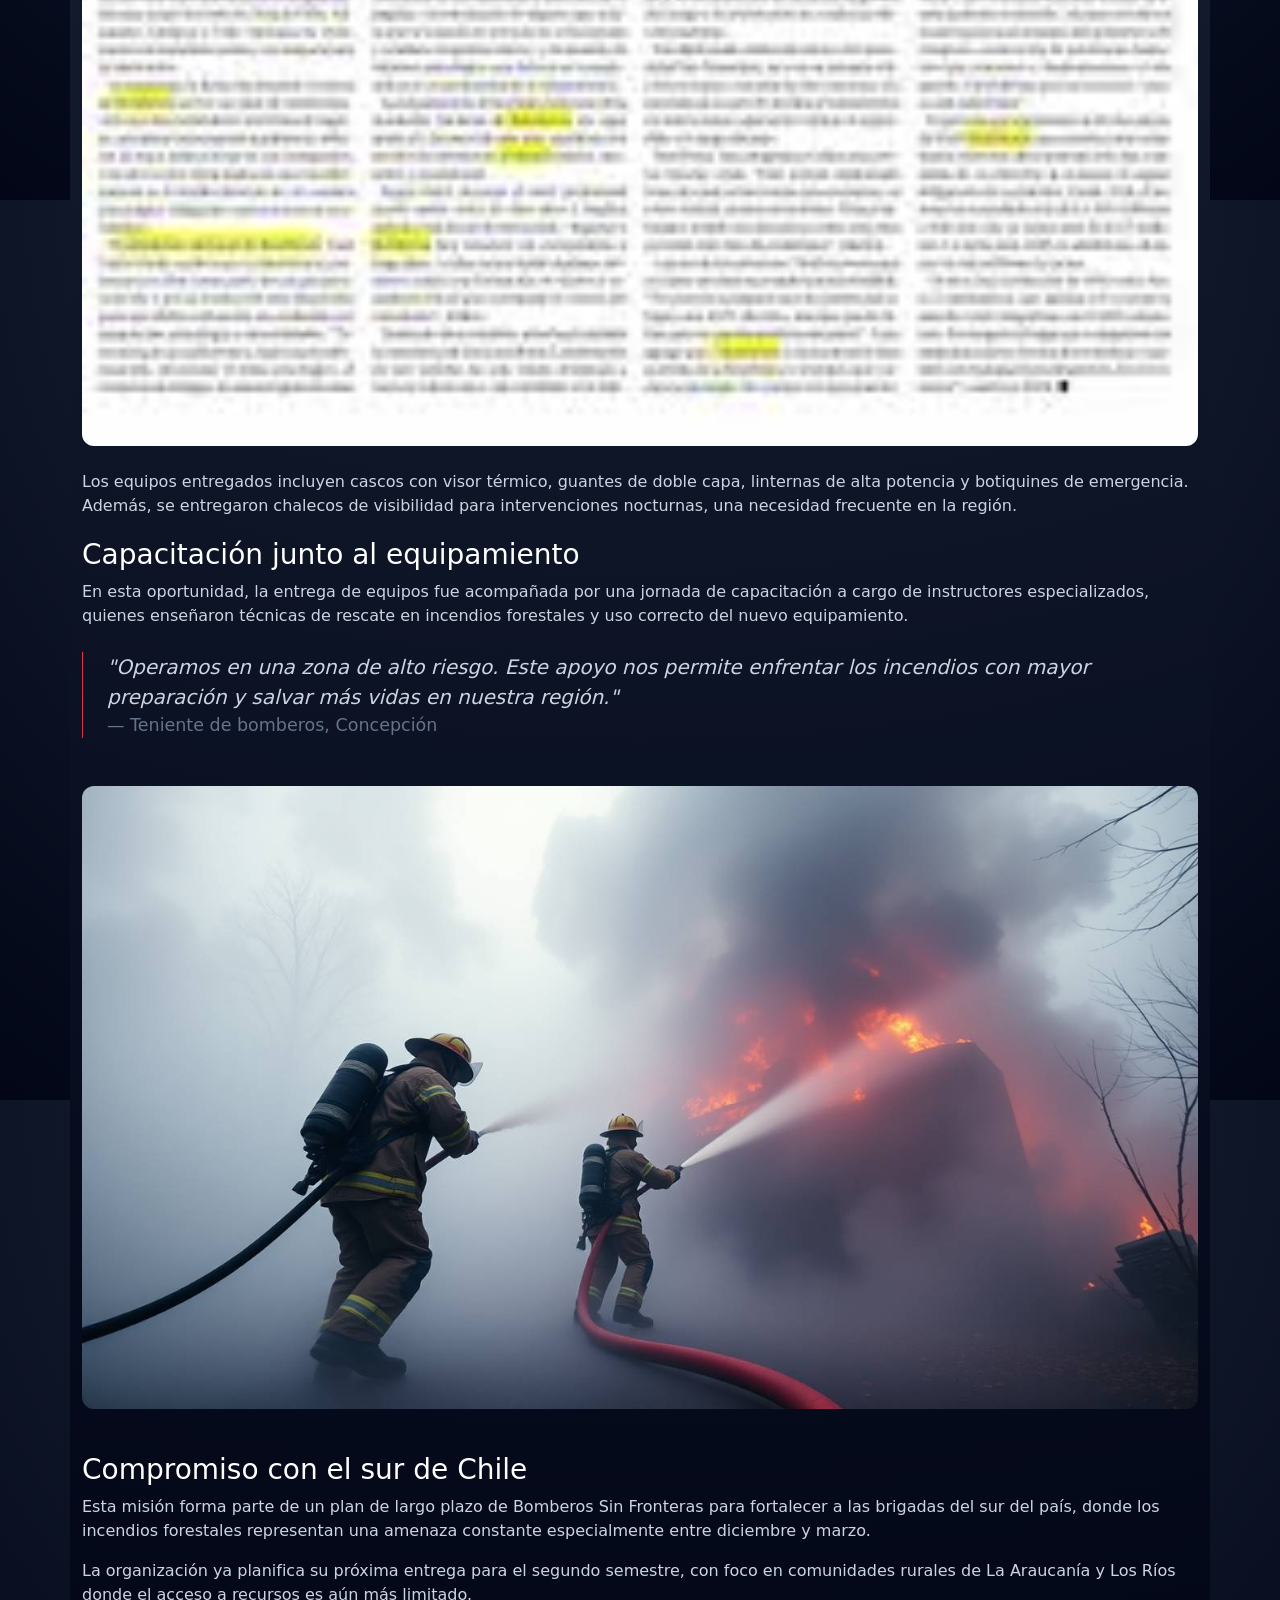
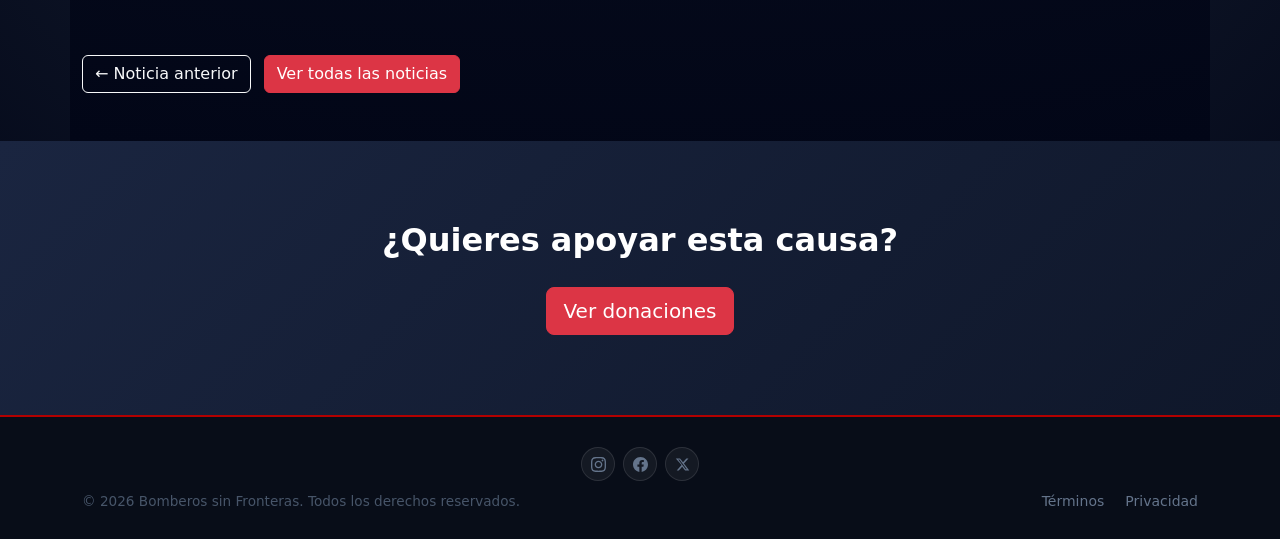
<file: noticias/noticia3.html>
<!doctype html>
<html lang="es">
  <head>
    <meta charset="UTF-8" />
    <meta name="viewport" content="width=device-width, initial-scale=1.0" />
    <title>Entrega de equipos en Concepción — Bomberos sin Fronteras</title>
    <link rel="icon" href="../assets/img/logos/logo-bsf.jpg" />
    <link rel="stylesheet" href="../assets/css/style.css" />
    <link
      href="https://cdn.jsdelivr.net/npm/bootstrap@5.3.5/dist/css/bootstrap.min.css"
      rel="stylesheet"
      integrity="sha384-SgOJa3DmI69IUzQ2PVdRZhwQ+dy64/BUtbMJw1MZ8t5HZApcHrRKUc4W0kG879m7"
      crossorigin="anonymous"
    />
  </head>
  <body>

    <!-- NAVBAR -->
    <nav class="navbar-custom">
      <div class="container-navbar">
        <div class="brand">
          <img src="../assets/img/logos/logo-bsf.jpg" alt="Logo Bomberos sin Fronteras Chile" class="logo" />
          <div class="brand-name">
            <span class="line1">Bomberos sin Fronteras</span>
            <span class="line2">Chile</span>
          </div>
        </div>
        <button class="hamburger" id="hamburger" aria-label="Abrir menú" aria-expanded="false">
          <span></span>
          <span></span>
          <span></span>
        </button>
        <div class="menu-container" id="menuContainer">
          <ul class="menu">
            <li><a href="../index.html">INICIO</a></li>
            <li><a href="../donaciones.html">DONACIONES</a></li>
            <li><a href="../nosotros.html">SOBRE NOSOTROS</a></li>
            <li><a href="../noticias.html" class="active">NOTICIAS</a></li>
            <li><a href="../galeria.html">GALERÍA</a></li>
            <li><a href="../contacto.html">CONTÁCTANOS</a></li>
          </ul>
        </div>
      </div>
    </nav>

    <!-- HERO -->
    <section class="hero-small">
      <div class="overlay"></div>
      <div class="hero-content">
        <h1>Entrega de equipos en Concepción</h1>
        <p>Mayo 2026 &mdash; Región del Biobío</p>
      </div>
    </section>

    <!-- CONTENIDO -->
    <section class="news-detail container py-5">
      <article>

        <div class="mb-4">
          <span class="news-date">Mayo 2026</span>
          <h2>Apoyando al Biobío: equipos para brigadas locales</h2>
        </div>

        <p>
          La Región del Biobío es una de las más afectadas por incendios forestales en Chile.
          Con esa realidad en mente, Bomberos Sin Fronteras priorizó esta zona para su más
          reciente misión de entrega de equipamiento, reforzando a brigadas que enfrentan
          temporadas críticas año tras año.
        </p>

        <img src="../assets/img/noticia3.jpg" alt="Entrega de equipos en Concepción" class="img-fluid w-100 my-4" loading="lazy" />

        <p>
          Los equipos entregados incluyen cascos con visor térmico, guantes de doble capa,
          linternas de alta potencia y botiquines de emergencia. Además, se entregaron
          chalecos de visibilidad para intervenciones nocturnas, una necesidad frecuente
          en la región.
        </p>

        <h3>Capacitación junto al equipamiento</h3>

        <p>
          En esta oportunidad, la entrega de equipos fue acompañada por una jornada de
          capacitación a cargo de instructores especializados, quienes enseñaron técnicas
          de rescate en incendios forestales y uso correcto del nuevo equipamiento.
        </p>

        <blockquote class="blockquote border-start border-danger ps-4 my-4">
          <p class="fst-italic" style="color: #cbd5e1;">
            "Operamos en una zona de alto riesgo. Este apoyo nos permite enfrentar
            los incendios con mayor preparación y salvar más vidas en nuestra región."
          </p>
          <footer class="blockquote-footer" style="color: #64748b;">Teniente de bomberos, Concepción</footer>
        </blockquote>

        <img src="../assets/img/Incendio3.jpg" alt="Incendio forestal en el Biobío" class="img-fluid w-100 my-4" loading="lazy" />

        <h3>Compromiso con el sur de Chile</h3>

        <p>
          Esta misión forma parte de un plan de largo plazo de Bomberos Sin Fronteras para
          fortalecer a las brigadas del sur del país, donde los incendios forestales representan
          una amenaza constante especialmente entre diciembre y marzo.
        </p>

        <p>
          La organización ya planifica su próxima entrega para el segundo semestre, con foco
          en comunidades rurales de La Araucanía y Los Ríos donde el acceso a recursos es
          aún más limitado.
        </p>

        <div class="mt-5">
          <a href="noticia2.html" class="btn btn-outline-light me-2">← Noticia anterior</a>
          <a href="../noticias.html" class="btn btn-danger">Ver todas las noticias</a>
        </div>

      </article>
    </section>

    <!-- CTA -->
    <section class="cta-section">
      <div class="container">
        <h2>¿Quieres apoyar esta causa?</h2>
        <a href="../donaciones.html" class="btn btn-danger btn-lg">Ver donaciones</a>
      </div>
    </section>

    <!-- FOOTER -->
    <footer class="footer-copyright">
      <div class="container py-2">
        <div class="row align-items-center g-2">
          <div class="col-12 col-md-6 text-center text-md-start">
            <small>© <span id="year"></span> Bomberos sin Fronteras. Todos los derechos reservados.</small>
          </div>
          <div class="col-12 col-md-6 text-center text-md-end">
            <a href="#" class="footer-link me-3" data-bs-toggle="modal" data-bs-target="#modalTerminos">Términos</a>
            <a href="#" class="footer-link" data-bs-toggle="modal" data-bs-target="#modalPrivacidad">Privacidad</a>
          </div>
        </div>
      </div>
    </footer>

    <!-- MODAL TÉRMINOS -->
    <div class="modal fade" id="modalTerminos" tabindex="-1" aria-hidden="true">
      <div class="modal-dialog modal-lg modal-dialog-centered modal-dialog-scrollable">
        <div class="modal-content">
          <div class="modal-header">
            <h5 class="modal-title">Términos y Condiciones</h5>
            <button type="button" class="btn-close btn-close-white" data-bs-dismiss="modal"></button>
          </div>
          <div class="modal-body">
            <p>El uso de este sitio web implica la aceptación de los presentes Términos y Condiciones.</p>
            <p>La información publicada tiene fines informativos y no constituye asesoramiento legal o profesional.</p>
            <p>Todo el contenido gráfico y textual es propiedad de Bomberos sin Fronteras, salvo que se indique lo contrario.</p>
          </div>
          <div class="modal-footer">
            <button class="btn btn-secondary" data-bs-dismiss="modal">Cerrar</button>
          </div>
        </div>
      </div>
    </div>

    <!-- MODAL PRIVACIDAD -->
    <div class="modal fade" id="modalPrivacidad" tabindex="-1" aria-hidden="true">
      <div class="modal-dialog modal-lg modal-dialog-centered modal-dialog-scrollable">
        <div class="modal-content">
          <div class="modal-header">
            <h5 class="modal-title">Política de Privacidad</h5>
            <button type="button" class="btn-close btn-close-white" data-bs-dismiss="modal"></button>
          </div>
          <div class="modal-body">
            <p>Bomberos sin Fronteras respeta la privacidad de los usuarios. Los datos enviados serán utilizados únicamente para responder a consultas.</p>
            <p>No compartimos información personal con terceros, salvo obligación legal.</p>
          </div>
          <div class="modal-footer">
            <button class="btn btn-secondary" data-bs-dismiss="modal">Cerrar</button>
          </div>
        </div>
      </div>
    </div>

    <script src="https://cdn.jsdelivr.net/npm/bootstrap@5.3.5/dist/js/bootstrap.bundle.min.js"></script>
    <script src="../assets/js/script.js"></script>

  </body>
</html>
</file>
<file: assets/css/style.css>
/* ==============================
   FUENTE
============================== */
@import url('https://fonts.googleapis.com/css2?family=Inter:wght@400;600;700;800&family=Oswald:wght@500;600;700&display=swap');

/* ==============================
   BASE GENERAL
============================== */
html {
  scroll-behavior: smooth;
}

html, body {
  height: 100%;
}

body {
  min-height: 100vh;
  display: flex;
  flex-direction: column;
  background: radial-gradient(circle at top, #1e293b, #020617);
  color: #e5e7eb;
  font-family: 'Inter', system-ui, -apple-system, sans-serif;
}

main {
  flex: 1;
}

section {
  padding: 60px 0;
  background: radial-gradient(circle at top, #1e293b, #020617);
  color: #e5e7eb;
}

/* ==============================
   OVERLAY (carousel y hero-small)
============================== */
.overlay {
  position: absolute;
  inset: 0;
  background: linear-gradient(to bottom, rgba(0, 0, 0, 0.25), rgba(0, 0, 0, 0.72));
  z-index: 1;
  pointer-events: none;
}

/* ==============================
   NAVBAR
============================== */
.navbar-custom {
  position: sticky;
  top: 0;
  z-index: 1000;
  background-image: linear-gradient(rgba(0, 0, 0, 0.78), rgba(0, 0, 0, 0.78)),
    url('../img/Barra-bf.png');
  background-size: cover;
  background-position: center;
  padding: 4px 0;
  color: white;
  height: 80px;
  transition: box-shadow 0.3s ease;
}

.navbar-custom.scrolled {
  box-shadow: 0 4px 28px rgba(0, 0, 0, 0.65);
  background-image: linear-gradient(rgba(0, 0, 0, 0.94), rgba(0, 0, 0, 0.94)),
    url('../img/Barra-bf.png');
}

.container-navbar {
  display: flex;
  align-items: center;
  height: 100%;
  padding: 0 24px;
}

.brand {
  display: flex;
  align-items: center;
  gap: 8px;
  flex-shrink: 0;
  text-decoration: none;
}

.logo {
  height: 60px;
  border-radius: 50%;
}

/* Se mantiene por compatibilidad, ocultar imagen de título */
.title {
  display: none;
}

/* Nombre de marca en texto */
.brand-name {
  display: flex;
  flex-direction: column;
  line-height: 1.15;
  font-family: 'Oswald', sans-serif;
  font-weight: 700;
  letter-spacing: 0.4px;
  user-select: none;
}

.brand-name .line1 {
  font-size: 1.05rem;
  color: #ffffff;
  text-transform: uppercase;
  letter-spacing: 1px;
}

.brand-name .line2 {
  font-size: 0.78rem;
  color: #dc2626;
  text-transform: uppercase;
  letter-spacing: 3px;
  font-weight: 600;
}

@media (max-width: 480px) {
  .brand-name .line1 { font-size: 0.88rem; }
  .brand-name .line2 { font-size: 0.68rem; letter-spacing: 2px; }
}

.menu-container {
  flex: 1;
}

.menu {
  display: flex;
  justify-content: flex-end;
  gap: 4px;
  list-style: none;
  padding: 0;
  margin: 0 24px 0 0;
}

.menu a,
.menu button {
  background: none;
  border: none;
  color: rgba(255, 255, 255, 0.88);
  font-size: 0.875rem;
  font-weight: 600;
  letter-spacing: 0.4px;
  cursor: pointer;
  text-decoration: none;
  padding: 7px 12px;
  border-radius: 7px;
  transition: color 0.2s, background 0.2s;
}

.menu a:hover,
.menu button:hover {
  color: #fbbf24;
  background: rgba(251, 191, 36, 0.08);
}

.menu .active {
  color: #fbbf24;
  border-bottom: 2px solid #fbbf24;
}

/* Hamburger */
.hamburger {
  display: none;
  flex-direction: column;
  justify-content: center;
  gap: 5px;
  background: none;
  border: none;
  cursor: pointer;
  padding: 8px;
  margin-left: auto;
  border-radius: 8px;
  transition: background 0.2s;
}

.hamburger:hover {
  background: rgba(255, 255, 255, 0.1);
}

.hamburger span {
  display: block;
  width: 22px;
  height: 2px;
  background: white;
  border-radius: 2px;
  transition: all 0.3s ease;
  transform-origin: center;
}

.hamburger.open span:nth-child(1) {
  transform: translateY(7px) rotate(45deg);
}

.hamburger.open span:nth-child(2) {
  opacity: 0;
  transform: scaleX(0);
}

.hamburger.open span:nth-child(3) {
  transform: translateY(-7px) rotate(-45deg);
}

@media (max-width: 768px) {
  .navbar-custom {
    height: auto;
    min-height: 70px;
  }

  .container-navbar {
    flex-wrap: wrap;
    padding: 10px 16px;
  }

  .hamburger {
    display: flex;
  }

  .menu-container {
    width: 100%;
    max-height: 0;
    overflow: hidden;
    transition: max-height 0.35s ease;
  }

  .menu-container.open {
    max-height: 400px;
  }

  .menu {
    flex-direction: column;
    align-items: center;
    margin: 8px 0 12px;
    gap: 2px;
  }

  .menu a,
  .menu button {
    font-size: 1rem;
    padding: 10px 24px;
    width: 100%;
    text-align: center;
    border-radius: 8px;
  }
}

/* ==============================
   HERO CAROUSEL (index.html)
============================== */
#heroCarousel {
  position: relative;
  height: calc(100vh - 80px);
  min-height: 480px;
}

#heroCarousel .carousel-inner,
#heroCarousel .carousel-item {
  height: 100%;
}

#heroCarousel .carousel-item img {
  height: 100%;
  width: 100%;
  object-fit: cover;
  object-position: center;
}

#heroCarousel .carousel-caption {
  position: absolute;
  inset: 0;
  display: flex;
  flex-direction: column;
  align-items: center;
  justify-content: center;
  z-index: 2;
  text-align: center;
  padding: 20px;
}

#heroCarousel .carousel-caption h1 {
  font-size: clamp(2rem, 5vw, 4rem);
  font-weight: 800;
  text-shadow: 0 2px 20px rgba(0, 0, 0, 0.6);
  margin-bottom: 16px;
  letter-spacing: -0.5px;
}

#heroCarousel .carousel-caption p {
  font-size: clamp(1rem, 2.2vw, 1.3rem);
  text-shadow: 0 2px 10px rgba(0, 0, 0, 0.5);
  margin-bottom: 28px;
  max-width: 580px;
  color: rgba(255, 255, 255, 0.9);
}

.carousel-indicators [data-bs-target] {
  width: 10px;
  height: 10px;
  border-radius: 50%;
  border: none;
  background: rgba(255, 255, 255, 0.45);
  transition: background 0.3s, transform 0.3s;
  margin: 0 4px;
}

.carousel-indicators .active {
  background: #dc2626;
  transform: scale(1.35);
}

/* Flechas del carousel */
.custom-arrow {
  display: flex;
  align-items: center;
  justify-content: center;
  width: 46px;
  height: 46px;
  font-size: 1.4rem;
  color: white;
  background: rgba(255, 255, 255, 0.15);
  border-radius: 50%;
  backdrop-filter: blur(6px);
  transition: background 0.25s;
  text-shadow: none;
}

.carousel-control-prev:hover .custom-arrow,
.carousel-control-next:hover .custom-arrow {
  background: rgba(220, 38, 38, 0.75);
}

/* Botón Play / Pause */
.carousel-playpause {
  position: absolute;
  bottom: 22px;
  right: 22px;
  z-index: 5;
  width: 44px;
  height: 44px;
  border-radius: 50%;
  border: 1.5px solid rgba(255, 255, 255, 0.35);
  background: rgba(0, 0, 0, 0.4);
  backdrop-filter: blur(8px);
  color: white;
  font-size: 1rem;
  cursor: pointer;
  display: flex;
  align-items: center;
  justify-content: center;
  transition: background 0.25s, border-color 0.25s, transform 0.15s;
  line-height: 1;
}

.carousel-playpause:hover {
  background: rgba(220, 38, 38, 0.75);
  border-color: transparent;
  transform: scale(1.1);
}

.carousel-playpause:active {
  transform: scale(0.95);
}

@media (max-width: 768px) {
  #heroCarousel {
    height: 65vh;
    min-height: 360px;
  }
}

/* ==============================
   HERO SMALL (páginas interiores)
============================== */
.hero-small {
  position: relative;
  min-height: 42vh;
  display: flex;
  align-items: center;
  justify-content: center;
  background: url('../img/Bg-estacion1.jpg') center / cover no-repeat;
  overflow: hidden;
}

.hero-small .overlay {
  background: linear-gradient(135deg, rgba(153, 0, 0, 0.6), rgba(2, 6, 23, 0.84));
}

.hero-small .hero-content {
  position: relative;
  z-index: 2;
  text-align: center;
  color: white;
  padding: 48px 24px;
  max-width: 720px;
  animation: fadeUp 0.8s ease forwards;
}

.hero-small .hero-content h1 {
  font-size: clamp(1.8rem, 4vw, 3rem);
  font-weight: 800;
  margin-bottom: 14px;
  text-shadow: 0 2px 16px rgba(0, 0, 0, 0.45);
}

.hero-small .hero-content p {
  font-size: 1.1rem;
  color: rgba(255, 255, 255, 0.85);
  line-height: 1.6;
}

@keyframes fadeUp {
  from {
    opacity: 0;
    transform: translateY(24px);
  }
  to {
    opacity: 1;
    transform: translateY(0);
  }
}

/* ==============================
   BOTONES
============================== */
.btn-danger {
  background-color: #dc2626;
  border-color: #dc2626;
  padding: 10px 26px;
  font-weight: 600;
  border-radius: 8px;
  transition: all 0.25s ease;
}

.btn-danger:hover {
  background-color: #b91c1c;
  border-color: #b91c1c;
  transform: translateY(-2px);
  box-shadow: 0 8px 22px rgba(220, 38, 38, 0.45);
}

.btn-danger:active {
  transform: scale(0.97);
}

.btn-outline-light {
  border: 1.5px solid rgba(255, 255, 255, 0.5);
  color: white;
  padding: 10px 26px;
  font-weight: 600;
  border-radius: 8px;
  transition: all 0.25s ease;
}

.btn-outline-light:hover {
  background: rgba(255, 255, 255, 0.1);
  border-color: white;
  color: white;
}

/* ==============================
   ANIMACIÓN SCROLL (REVEAL)
============================== */
.reveal {
  opacity: 0;
  transform: translateY(36px);
  transition: opacity 0.7s ease, transform 0.7s ease;
}

.reveal.active {
  opacity: 1;
  transform: translateY(0);
}

.reveal:nth-child(1) { transition-delay: 0.05s; }
.reveal:nth-child(2) { transition-delay: 0.15s; }
.reveal:nth-child(3) { transition-delay: 0.25s; }

/* ==============================
   SECCIÓN DONACIONES (index)
============================== */
#donaciones h2 {
  font-size: 2.2rem;
  font-weight: 800;
  color: #fff;
  position: relative;
  display: inline-block;
  padding: 0;
  margin-bottom: 8px;
}

#donaciones h2::after {
  content: '';
  display: block;
  width: 50px;
  height: 4px;
  background: #dc2626;
  border-radius: 2px;
  margin: 8px auto 36px;
}

.donation-card {
  background: linear-gradient(145deg, #1e293b, #162032);
  border-radius: 14px;
  overflow: hidden;
  text-align: center;
  padding-bottom: 20px;
  transition: all 0.35s ease;
  animation: float 3.5s ease-in-out infinite;
  border: 1px solid rgba(255, 255, 255, 0.06);
}

.donation-card img {
  width: 100%;
  height: 220px;
  object-fit: cover;
  transition: transform 0.5s ease;
}

.donation-card:hover {
  transform: translateY(-10px);
  box-shadow: 0 22px 48px rgba(0, 0, 0, 0.55), 0 0 0 1px rgba(220, 38, 38, 0.2);
  border-color: rgba(220, 38, 38, 0.25);
}

.donation-card:hover img {
  transform: scale(1.08);
}

.donation-card h3,
.donation-card .card-title {
  margin: 16px 0 8px;
  color: #fff;
  font-weight: 700;
}

/* FIX: era "color: black", invisible sobre fondo oscuro */
.donation-card p,
.donation-card .card-text {
  color: #94a3b8;
  padding: 0 15px;
  font-size: 0.94rem;
}

@keyframes float {
  0%   { transform: translateY(0); }
  50%  { transform: translateY(-6px); }
  100% { transform: translateY(0); }
}

@media (max-width: 768px) {
  .donation-card img {
    height: 200px;
  }
}

/* ==============================
   SECCIÓN DONACIONES.HTML (detalle)
============================== */
.donation-card2 {
  background: linear-gradient(145deg, #1e293b, #162032);
  border-radius: 14px;
  overflow: hidden;
  text-align: center;
  padding-bottom: 20px;
  transition: all 0.35s ease;
  animation: float 3.5s ease-in-out infinite;
  border: 1px solid rgba(255, 255, 255, 0.06);
}

.donation-card2 img {
  width: 100%;
  height: 220px;
  object-fit: cover;
  transition: transform 0.5s ease;
}

.donation-card2:hover {
  transform: translateY(-10px);
  box-shadow: 0 22px 48px rgba(0, 0, 0, 0.55), 0 0 0 1px rgba(220, 38, 38, 0.2);
  border-color: rgba(220, 38, 38, 0.25);
}

.donation-card2:hover img {
  transform: scale(1.08);
}

.donation-card2 h3 {
  margin: 16px 0 8px;
  color: #fff;
  font-weight: 700;
}

.donation-card2 p {
  color: #94a3b8;
  padding: 0 15px;
  font-size: 0.94rem;
}

@media (max-width: 768px) {
  .donation-card2 img {
    height: 200px;
  }
}

/* ==============================
   MODALES
============================== */
.modal-content {
  border-radius: 16px;
  border: none;
  background-color: #0f172a !important;
  color: #f1f5f9;
}

.modal-header {
  background: #b30000;
  color: white;
  border-top-left-radius: 16px;
  border-top-right-radius: 16px;
  border-bottom: none;
}

.modal-body {
  background-color: #0f172a;
  color: #f1f5f9;
}

.modal-body img {
  max-height: 300px;
  object-fit: cover;
  width: 100%;
  border-radius: 10px;
}

.modal-body p {
  color: #e2e8f0;
  margin-top: 14px;
  line-height: 1.7;
}

.modal-body ul li {
  color: #e2e8f0;
}

.modal-body strong {
  color: #f97316;
  font-weight: 700;
}

.modal-footer {
  background-color: #0f172a;
  border-top: 1px solid rgba(255, 255, 255, 0.1);
  border-bottom-left-radius: 16px;
  border-bottom-right-radius: 16px;
}

/* ==============================
   SECCIÓN IMPACTO
============================== */
.impact-section {
  padding: 70px 0;
  background: #020617;
  color: white;
}

.impact-section h2 {
  font-size: 2.2rem;
  font-weight: 800;
  margin-bottom: 10px;
}

.counter-box {
  margin-top: 20px;
  padding: 32px 20px;
  border-radius: 14px;
  background: rgba(255, 255, 255, 0.04);
  border: 1px solid rgba(255, 255, 255, 0.08);
  transition: border-color 0.3s;
}

.counter-box:hover {
  border-color: rgba(220, 38, 38, 0.35);
}

.counter {
  font-size: 3.5rem;
  font-weight: 800;
  color: #dc2626;
  line-height: 1;
}

.counter-box p {
  color: #64748b;
  margin-top: 10px;
  font-weight: 500;
  font-size: 0.95rem;
}

/* ==============================
   MINI IMPACTO (nosotros)
============================== */
.mini-impact {
  background: #020617;
  padding: 18px 0;
  border-bottom: 1px solid rgba(220, 38, 38, 0.2);
}

.mini-impact p {
  color: #64748b;
  font-size: 1rem;
  margin: 0;
}

.mini-impact strong {
  color: #dc2626;
  font-weight: 700;
}

.mini-counter {
  font-weight: 800;
  font-size: 1.1rem;
}

/* ==============================
   SECCIÓN TESTIMONIOS
============================== */
.testimonials {
  padding: 70px 0;
  background: #0f172a;
  color: white;
}

.testimonials h2 {
  font-size: 2.2rem;
  font-weight: 800;
  margin-bottom: 8px;
  position: relative;
  display: inline-block;
}

.testimonials h2::after {
  content: '';
  display: block;
  width: 50px;
  height: 4px;
  background: #dc2626;
  border-radius: 2px;
  margin: 8px auto 0;
}

.testimonials .subtitle {
  color: #64748b;
  margin-top: 12px;
  margin-bottom: 44px;
}

.testimonial-card {
  background: linear-gradient(145deg, #1e293b, #162032);
  border-radius: 16px;
  padding: 32px 24px;
  text-align: center;
  transition: all 0.35s ease;
  border: 1px solid rgba(255, 255, 255, 0.06);
  position: relative;
}

.testimonial-card::before {
  content: '\201C';
  position: absolute;
  top: 10px;
  left: 18px;
  font-size: 4.5rem;
  color: rgba(220, 38, 38, 0.22);
  font-family: Georgia, serif;
  line-height: 1;
  pointer-events: none;
}

.testimonial-card img {
  width: 84px;
  height: 84px;
  border-radius: 50%;
  margin-bottom: 18px;
  object-fit: cover;
  border: 3px solid rgba(220, 38, 38, 0.4);
}

.testimonial-card p {
  font-style: italic;
  color: #cbd5e1;
  margin-bottom: 18px;
  line-height: 1.65;
}

.testimonial-card h4 {
  margin: 0 0 4px;
  color: #fff;
  font-weight: 700;
}

.testimonial-card span {
  font-size: 0.82rem;
  color: #475569;
}

.testimonial-card:hover {
  transform: translateY(-8px);
  box-shadow: 0 20px 45px rgba(0, 0, 0, 0.45);
  border-color: rgba(220, 38, 38, 0.22);
}

/* ==============================
   SECCIÓN NOTICIAS (carousel index)
============================== */
#noticias h2 {
  font-size: 2.2rem;
  font-weight: 800;
  color: #fff;
  padding: 0;
  margin-bottom: 8px;
  position: relative;
  display: inline-block;
}

#noticias h2::after {
  content: '';
  display: block;
  width: 50px;
  height: 4px;
  background: #dc2626;
  border-radius: 2px;
  margin: 8px auto 32px;
}

#noticias .carousel,
#noticias .carousel-inner,
#noticias .carousel-item {
  height: 60vh;
}

#noticias .carousel-item img {
  height: 100%;
  width: 100%;
  object-fit: cover;
}

#noticias .carousel-caption {
  position: absolute;
  bottom: 20px;
  left: 50%;
  transform: translateX(-50%);
  width: 88%;
  padding: 14px 18px;
  text-align: center;
  background: rgba(0, 0, 0, 0.55);
  backdrop-filter: blur(6px);
  border-radius: 10px;
  z-index: 2;
}

#noticias .carousel-caption h5,
#noticias .carousel-caption p {
  color: #fff;
  margin: 0;
}

/* News cards (noticias.html) */
.news-section {
  padding: 60px 0;
}

.news-section h1 {
  font-size: 2.5rem;
  font-weight: 800;
  color: #fff;
  position: relative;
  display: inline-block;
}

.news-section h1::after {
  content: '';
  display: block;
  width: 50px;
  height: 4px;
  background: #dc2626;
  border-radius: 2px;
  margin: 8px auto 44px;
}

.news-card {
  background: linear-gradient(145deg, #1e293b, #162032);
  border-radius: 14px;
  overflow: hidden;
  transition: all 0.35s ease;
  display: block;
  text-decoration: none;
  color: inherit;
  border: 1px solid rgba(255, 255, 255, 0.06);
}

.news-card img {
  width: 100%;
  height: 220px;
  object-fit: cover;
  transition: transform 0.5s ease;
}

.news-card:hover img {
  transform: scale(1.06);
}

.news-content {
  padding: 20px;
}

.news-content h3 {
  color: white;
  font-weight: 700;
  font-size: 1.05rem;
  margin-bottom: 6px;
}

.news-content p {
  color: #64748b;
  font-size: 0.9rem;
  margin: 0;
}

.news-card:hover {
  transform: translateY(-8px);
  box-shadow: 0 20px 44px rgba(0, 0, 0, 0.5);
  border-color: rgba(220, 38, 38, 0.2);
  color: inherit;
}

.news-date {
  display: block;
  font-size: 0.78rem;
  color: #dc2626;
  font-weight: 700;
  margin-bottom: 8px;
  text-transform: uppercase;
  letter-spacing: 0.6px;
}

.news-detail {
  padding: 30px 0;
  color: #cbd5e1;
}

.news-detail h2,
.news-detail h3 {
  color: white;
  margin-top: 20px;
}

.news-detail img {
  border-radius: 12px;
}

/* ==============================
   SECCIÓN SOBRE NOSOTROS (index)
============================== */
#sobre-nosotros h2 {
  font-size: 2.2rem;
  font-weight: 800;
  color: #fff;
  position: relative;
  display: inline-block;
  padding: 0;
  margin-bottom: 8px;
}

/* ==============================
   NOSOTROS.HTML
============================== */
.about-section {
  padding: 70px 0;
  color: #94a3b8;
}

.about-section h2 {
  color: white;
  font-size: 2rem;
  font-weight: 700;
  margin-bottom: 20px;
}

.about-section img {
  border-radius: 14px;
  box-shadow: 0 24px 56px rgba(0, 0, 0, 0.45);
}

.mission-section {
  background: #020617;
  padding: 70px 0;
  color: white;
}

.mission-section h2 {
  font-size: 2rem;
  font-weight: 700;
  position: relative;
  display: inline-block;
  margin-bottom: 16px;
}

.mission-section h2::after {
  content: '';
  display: block;
  width: 40px;
  height: 3px;
  background: #dc2626;
  border-radius: 2px;
  margin: 6px auto 0;
}

.mission-section p {
  color: #64748b;
  max-width: 580px;
  margin: 0 auto;
  line-height: 1.7;
}

.team-section {
  padding: 70px 0;
}

.team-section h2 {
  font-size: 2.2rem;
  font-weight: 800;
  color: #fff;
  position: relative;
  display: inline-block;
  margin-bottom: 8px;
}

.team-section h2::after {
  content: '';
  display: block;
  width: 50px;
  height: 4px;
  background: #dc2626;
  border-radius: 2px;
  margin: 8px auto 44px;
}

.team-card {
  background: linear-gradient(145deg, #1e293b, #162032);
  padding: 24px;
  border-radius: 14px;
  transition: all 0.35s ease;
  border: 1px solid rgba(255, 255, 255, 0.06);
  text-align: center;
}

.team-card img {
  width: 100%;
  border-radius: 10px;
  margin-bottom: 16px;
  height: 200px;
  object-fit: cover;
  object-position: top;
}

.team-card h4 {
  color: #fff;
  font-weight: 700;
  margin-bottom: 4px;
}

.team-card span {
  color: #475569;
  font-size: 0.9rem;
}

.team-card:hover {
  transform: translateY(-8px);
  box-shadow: 0 20px 44px rgba(0, 0, 0, 0.45);
  border-color: rgba(220, 38, 38, 0.2);
}

.transparency-section {
  background: #020617;
  padding: 60px 0;
  color: #94a3b8;
}

.transparency-section h2 {
  color: white;
  font-size: 2rem;
  font-weight: 700;
  margin-bottom: 16px;
}

.cta-section {
  padding: 80px 0;
  text-align: center;
  background: linear-gradient(135deg, #1a2540, #0f172a);
}

.cta-section h2 {
  font-size: 2rem;
  font-weight: 800;
  color: white;
  margin-bottom: 28px;
}

/* ==============================
   SECCIÓN CONTACTO
============================== */
#contacto h2 {
  font-size: 2.2rem;
  font-weight: 800;
  color: #fff;
  position: relative;
  display: inline-block;
  padding: 0;
  margin-bottom: 8px;
}

#contacto iframe {
  width: 100%;
  height: 100%;
  min-height: 300px;
  border: 0;
}

.contact-section {
  padding: 70px 0;
}

.contact-form input,
.contact-form textarea {
  width: 100%;
  margin-bottom: 16px;
  padding: 13px 16px;
  border: 1px solid rgba(255, 255, 255, 0.1);
  border-radius: 10px;
  background: rgba(30, 41, 59, 0.9);
  color: white;
  font-size: 0.95rem;
  transition: border-color 0.2s, box-shadow 0.2s;
  outline: none;
  font-family: inherit;
}

.contact-form input:focus,
.contact-form textarea:focus {
  border-color: rgba(220, 38, 38, 0.55);
  box-shadow: 0 0 0 3px rgba(220, 38, 38, 0.12);
}

.contact-form input::placeholder,
.contact-form textarea::placeholder {
  color: #475569;
}

.contact-form button {
  width: 100%;
}

.contact-info {
  color: #94a3b8;
}

.contact-info h3 {
  color: white;
  font-size: 1.5rem;
  font-weight: 700;
  margin-bottom: 18px;
}

.contact-info h4 {
  color: white;
  font-weight: 600;
}

.contact-info strong {
  color: #e2e8f0;
}

.contact-info hr {
  border-color: rgba(255, 255, 255, 0.1);
  margin: 22px 0;
}

.quick-contact {
  margin-top: 28px;
}

.quick-contact a {
  margin: 6px;
}

.mapbox {
  height: 450px;
  border-radius: 16px;
  overflow: hidden;
}

@media (max-width: 768px) {
  .contact-section .row {
    flex-direction: column;
  }
}

/* ==============================
   SECCIONES DARK / LIGHT
============================== */
.section-dark {
  background-color: #020617;
}

.section-light {
  background-color: #1e293b;
}

/* ==============================
   FOOTER
============================== */
.footer-copyright {
  background-color: #080d18;
  color: #475569;
  border-top: 2px solid #b30000;
  padding: 18px 0;
}

.footer-link {
  color: #64748b;
  text-decoration: none;
  font-size: 0.875rem;
  transition: color 0.2s;
}

.footer-link:hover {
  color: #fff;
}

.footer-copyright small {
  font-size: 0.85rem;
}

/* ==============================
   FORMULARIOS — LABELS
============================== */
/* FIX: era "color: black", invisible sobre fondo oscuro */
label {
  color: #cbd5e1;
  font-weight: 500;
  margin-bottom: 6px;
  display: block;
}

/* ==============================
   GALERÍA
============================== */
.gallery-section {
  padding: 70px 0;
}

/* Filtros */
.gallery-filters {
  display: flex;
  flex-wrap: wrap;
  gap: 10px;
  justify-content: center;
  margin-bottom: 48px;
}

.gallery-filters .filter-btn {
  background: rgba(255, 255, 255, 0.05);
  border: 1px solid rgba(255, 255, 255, 0.12);
  color: #94a3b8;
  font-size: 0.83rem;
  font-weight: 600;
  letter-spacing: 0.5px;
  text-transform: uppercase;
  padding: 8px 20px;
  border-radius: 50px;
  cursor: pointer;
  transition: all 0.25s ease;
}

.gallery-filters .filter-btn:hover {
  border-color: rgba(220, 38, 38, 0.5);
  color: #fff;
  background: rgba(220, 38, 38, 0.08);
}

.gallery-filters .filter-btn.active {
  background: #dc2626;
  border-color: #dc2626;
  color: #fff;
  box-shadow: 0 4px 18px rgba(220, 38, 38, 0.35);
}

/* Tarjetas de galería */
.gallery-card {
  border-radius: 14px;
  overflow: hidden;
  position: relative;
  cursor: pointer;
  background: #1e293b;
  border: 1px solid rgba(255, 255, 255, 0.06);
  transition: transform 0.35s ease, box-shadow 0.35s ease, border-color 0.35s ease;
}

.gallery-card:hover {
  transform: translateY(-8px);
  box-shadow: 0 22px 48px rgba(0, 0, 0, 0.55);
  border-color: rgba(220, 38, 38, 0.3);
}

.gallery-card img {
  width: 100%;
  height: 240px;
  object-fit: cover;
  object-position: center;
  display: block;
  transition: transform 0.5s ease;
}

.gallery-card:hover img {
  transform: scale(1.08);
}

.gallery-overlay {
  position: absolute;
  bottom: 0;
  left: 0;
  right: 0;
  background: linear-gradient(to top, rgba(0, 0, 0, 0.88) 0%, rgba(0, 0, 0, 0.4) 60%, transparent 100%);
  padding: 20px 18px 16px;
  transform: translateY(4px);
  transition: transform 0.3s ease;
}

.gallery-card:hover .gallery-overlay {
  transform: translateY(0);
}

.gallery-overlay h5 {
  color: #fff;
  font-weight: 700;
  font-size: 0.95rem;
  margin-bottom: 4px;
}

.gallery-overlay p {
  color: rgba(255, 255, 255, 0.72);
  font-size: 0.8rem;
  margin: 0;
  line-height: 1.45;
}

.gallery-badge {
  position: absolute;
  top: 12px;
  left: 12px;
  background: #dc2626;
  color: #fff;
  font-size: 0.7rem;
  font-weight: 700;
  letter-spacing: 0.6px;
  text-transform: uppercase;
  padding: 3px 10px;
  border-radius: 50px;
}

/* Ocultar tarjetas filtradas */
.gallery-card.hidden {
  display: none;
}

/* Modal de galería */
.gallery-modal-img {
  width: 100%;
  max-height: 70vh;
  object-fit: contain;
  border-radius: 10px;
  background: #000;
}

@media (max-width: 768px) {
  .gallery-card img { height: 200px; }
}

/* ==============================
   REDES SOCIALES — BARRA FLOTANTE
============================== */
.social-float {
  position: fixed;
  left: 16px;
  top: 50%;
  transform: translateY(-50%);
  z-index: 900;
  display: flex;
  flex-direction: column;
  gap: 10px;
}

.social-float-link {
  width: 42px;
  height: 42px;
  border-radius: 50%;
  background: rgba(15, 23, 42, 0.85);
  border: 1px solid rgba(255, 255, 255, 0.14);
  backdrop-filter: blur(10px);
  color: rgba(255, 255, 255, 0.7);
  display: flex;
  align-items: center;
  justify-content: center;
  transition: all 0.25s ease;
  text-decoration: none;
}

.social-float-link:hover {
  background: #dc2626;
  border-color: #dc2626;
  color: #fff;
  transform: translateX(5px) scale(1.12);
  box-shadow: 0 4px 18px rgba(220, 38, 38, 0.45);
}

.social-float-link svg {
  width: 17px;
  height: 17px;
  display: block;
}

@media (max-width: 991px) {
  .social-float { display: none; }
}

/* ==============================
   REDES SOCIALES — FOOTER
============================== */
.social-icon-sm {
  display: inline-flex;
  align-items: center;
  justify-content: center;
  width: 34px;
  height: 34px;
  border-radius: 50%;
  background: rgba(255, 255, 255, 0.05);
  border: 1px solid rgba(255, 255, 255, 0.1);
  color: #64748b;
  transition: all 0.25s ease;
  text-decoration: none;
}

.social-icon-sm:hover {
  background: #dc2626;
  border-color: #dc2626;
  color: #fff;
  transform: translateY(-3px);
  box-shadow: 0 4px 14px rgba(220, 38, 38, 0.35);
}

.social-icon-sm svg {
  width: 15px;
  height: 15px;
  display: block;
}

/* ==============================
   REDES SOCIALES — CONTACTO
============================== */
.social-contact {
  display: flex;
  flex-wrap: wrap;
  gap: 10px;
  margin-top: 20px;
}

.social-contact-link {
  display: inline-flex;
  align-items: center;
  gap: 8px;
  padding: 9px 16px;
  border-radius: 10px;
  background: rgba(255, 255, 255, 0.04);
  border: 1px solid rgba(255, 255, 255, 0.1);
  color: #94a3b8;
  text-decoration: none;
  font-size: 0.87rem;
  font-weight: 600;
  transition: all 0.25s ease;
}

.social-contact-link:hover {
  background: rgba(220, 38, 38, 0.12);
  border-color: rgba(220, 38, 38, 0.45);
  color: #fff;
  transform: translateY(-2px);
}

.social-contact-link svg {
  width: 17px;
  height: 17px;
  flex-shrink: 0;
}

/* ==============================
   VALIDACIÓN DE FORMULARIOS
============================== */
.was-validated .form-control:invalid {
  border-color: #dc3545;
}

.was-validated .form-control:valid {
  border-color: #198754;
}
</file>
